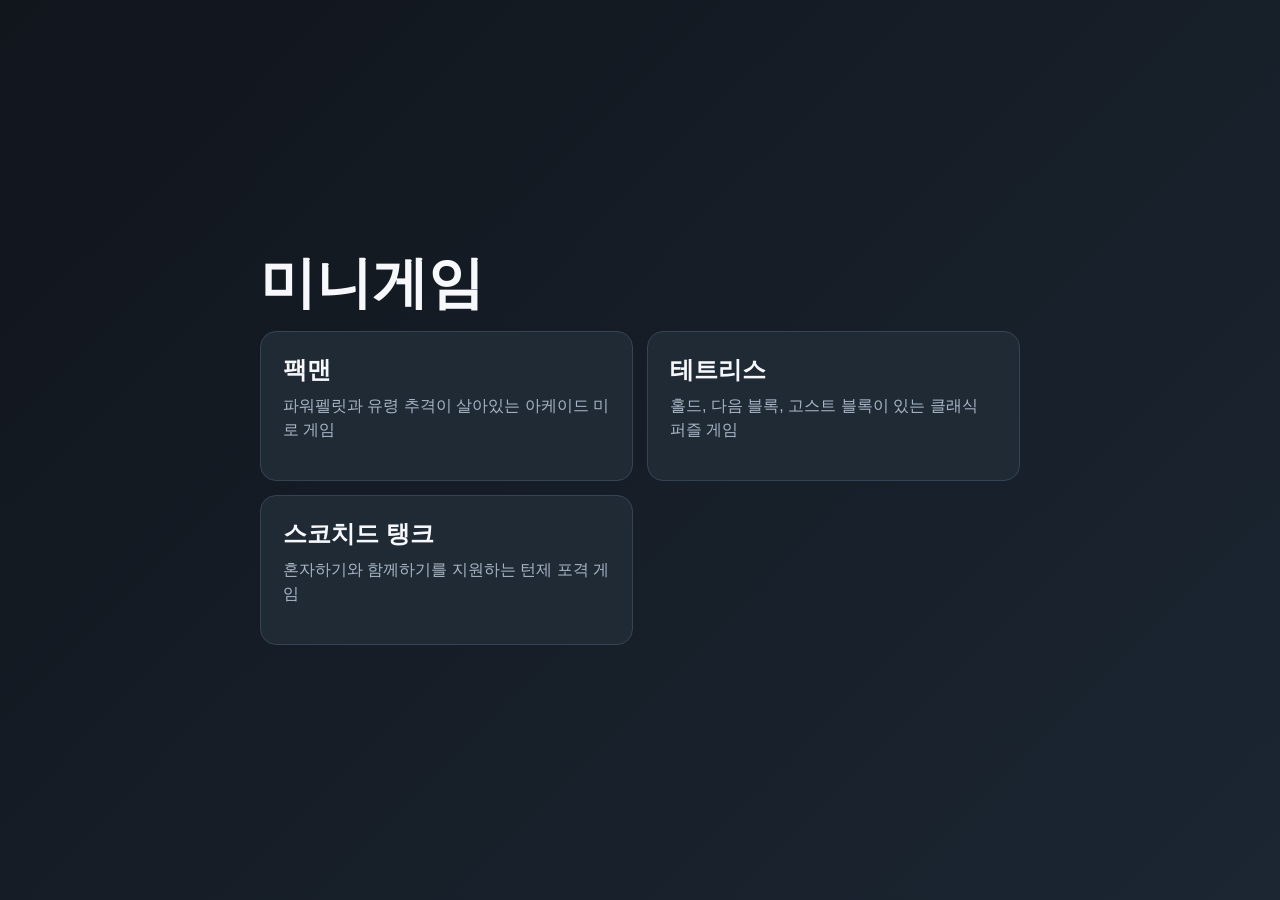
<file: mini_game/index.html>
<!DOCTYPE html>
<html lang="ko">
<head>
    <meta charset="UTF-8">
    <meta name="viewport" content="width=device-width, initial-scale=1.0">
    <!-- Google tag (gtag.js) -->
    <script async src="https://www.googletagmanager.com/gtag/js?id=G-VN0CLM7XR6"></script>
    <script>
      window.dataLayer = window.dataLayer || [];
      function gtag(){dataLayer.push(arguments);}
      gtag('js', new Date());

      gtag('config', 'G-VN0CLM7XR6');
    </script>
    <title>온라인 교무실 미니게임</title>
    <style>
        * {
            box-sizing: border-box;
        }

        body {
            min-height: 100vh;
            margin: 0;
            display: grid;
            place-items: center;
            background: linear-gradient(135deg, #11151c, #1b2632);
            color: #f6f8fb;
            font-family: "Segoe UI", "Noto Sans KR", Arial, sans-serif;
        }

        main {
            width: min(760px, calc(100vw - 32px));
        }

        h1 {
            margin: 0 0 20px;
            font-size: clamp(32px, 6vw, 56px);
            line-height: 1;
        }

        .game-grid {
            display: grid;
            grid-template-columns: repeat(2, minmax(0, 1fr));
            gap: 14px;
        }

        a {
            display: block;
            min-height: 150px;
            padding: 22px;
            border-radius: 16px;
            color: inherit;
            text-decoration: none;
            background: #202a35;
            border: 1px solid #354454;
            transition: transform 140ms ease, border-color 140ms ease;
        }

        a:hover {
            transform: translateY(-2px);
            border-color: #ffd166;
        }

        strong {
            display: block;
            margin-bottom: 8px;
            font-size: 24px;
        }

        span {
            color: #a8b6c5;
            line-height: 1.5;
        }

        @media (max-width: 620px) {
            .game-grid {
                grid-template-columns: 1fr;
            }
        }
    </style>
</head>
<body>
    <main>
        <h1>미니게임</h1>
        <div class="game-grid">
            <a href="pacman/">
                <strong>팩맨</strong>
                <span>파워펠릿과 유령 추격이 살아있는 아케이드 미로 게임</span>
            </a>
            <a href="tetris/">
                <strong>테트리스</strong>
                <span>홀드, 다음 블록, 고스트 블록이 있는 클래식 퍼즐 게임</span>
            </a>
            <a href="scorched/">
                <strong>스코치드 탱크</strong>
                <span>혼자하기와 함께하기를 지원하는 턴제 포격 게임</span>
            </a>
        </div>
    </main>
</body>
</html>
</file>
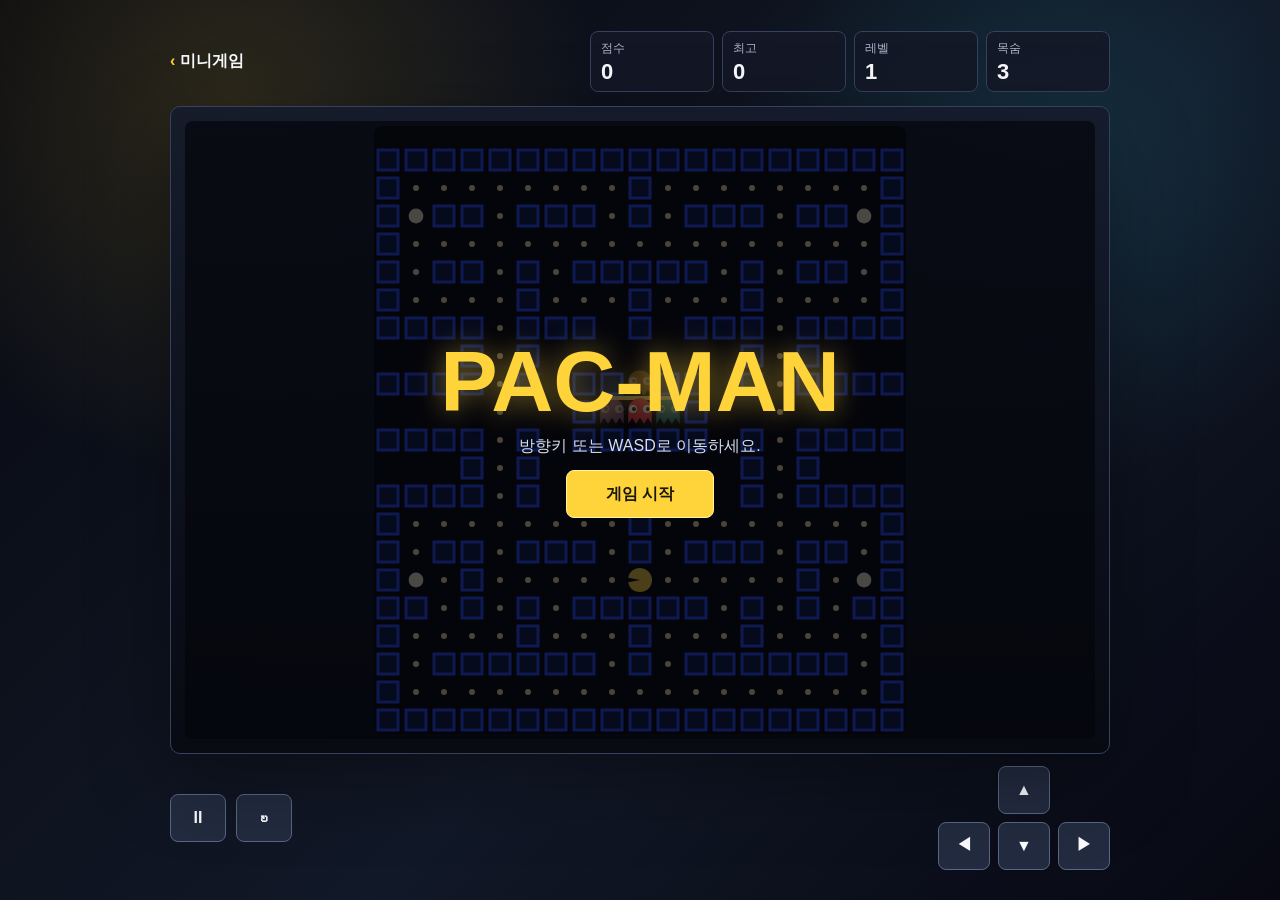
<file: mini_game/pacman/index.html>
<!DOCTYPE html>
<html lang="ko">
<head>
    <meta charset="UTF-8">
    <meta name="viewport" content="width=device-width, initial-scale=1.0">
    <!-- Google tag (gtag.js) -->
    <script async src="https://www.googletagmanager.com/gtag/js?id=G-VN0CLM7XR6"></script>
    <script>
      window.dataLayer = window.dataLayer || [];
      function gtag(){dataLayer.push(arguments);}
      gtag('js', new Date());

      gtag('config', 'G-VN0CLM7XR6');
    </script>
    <title>팩맨 - 온라인 교무실 미니게임</title>
    <link rel="stylesheet" href="style.css">
</head>
<body>
    <main class="shell">
        <header class="topbar">
            <a class="back-link" href="../">미니게임</a>
            <div class="stats" aria-label="게임 상태">
                <div>
                    <span>점수</span>
                    <strong id="score">0</strong>
                </div>
                <div>
                    <span>최고</span>
                    <strong id="best">0</strong>
                </div>
                <div>
                    <span>레벨</span>
                    <strong id="level">1</strong>
                </div>
                <div>
                    <span>목숨</span>
                    <strong id="lives">3</strong>
                </div>
            </div>
        </header>

        <section class="game-stage" aria-label="팩맨 게임">
            <canvas id="game" width="532" height="608"></canvas>
            <div class="overlay is-visible" id="overlay">
                <h1 id="overlayTitle">PAC-MAN</h1>
                <p id="overlayText">방향키 또는 WASD로 이동하세요.</p>
                <button id="startButton" type="button">게임 시작</button>
            </div>
        </section>

        <footer class="controls">
            <button id="pauseButton" type="button" aria-label="일시정지">II</button>
            <button id="restartButton" type="button" aria-label="다시 시작">↻</button>
            <div class="dpad" aria-label="모바일 방향키">
                <button data-dir="up" type="button">▲</button>
                <button data-dir="left" type="button">◀</button>
                <button data-dir="down" type="button">▼</button>
                <button data-dir="right" type="button">▶</button>
            </div>
        </footer>
    </main>

    <script src="game.js"></script>
</body>
</html>
</file>
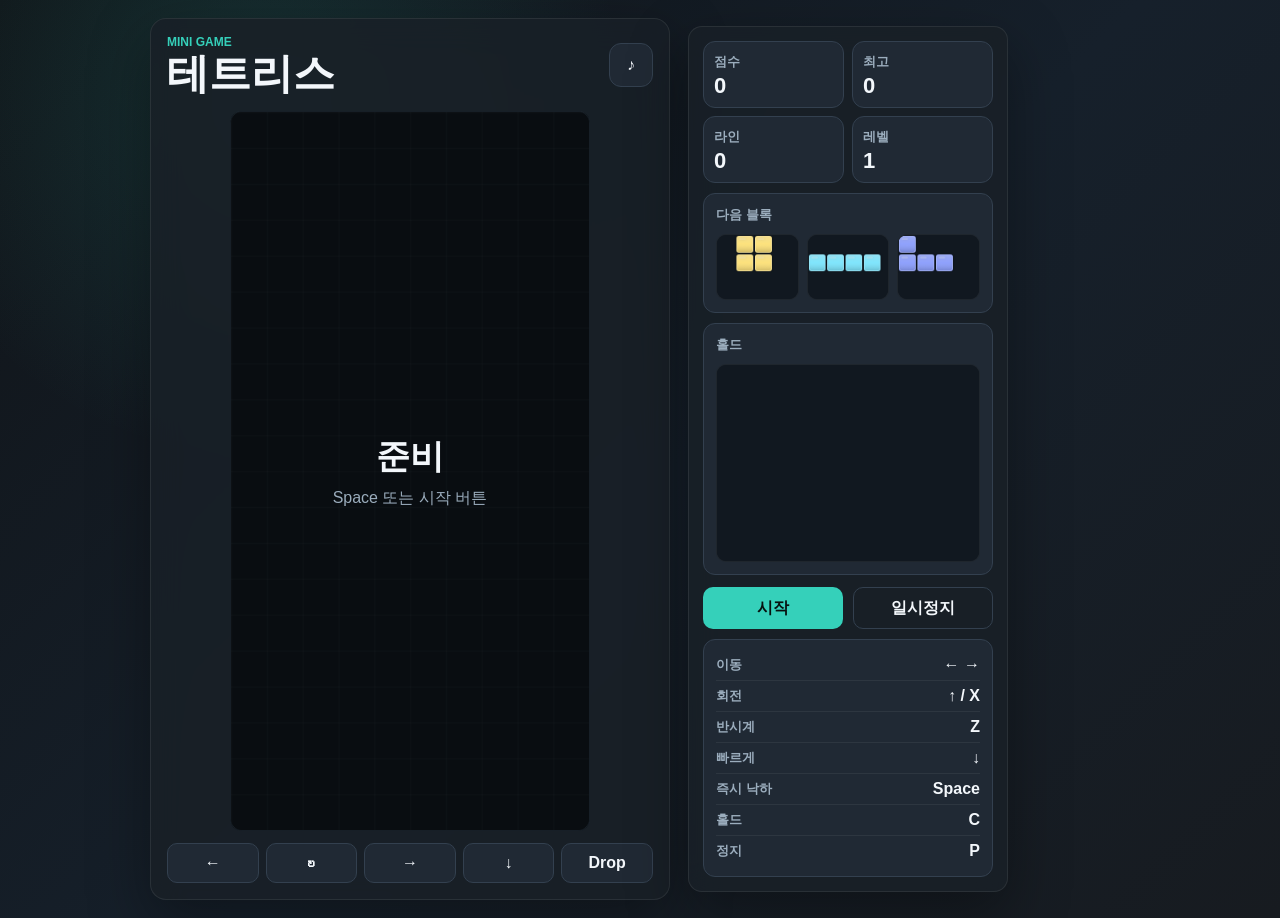
<file: mini_game/tetris/index.html>
<!DOCTYPE html>
<html lang="ko">
<head>
    <meta charset="UTF-8">
    <meta name="viewport" content="width=device-width, initial-scale=1.0">
    <!-- Google tag (gtag.js) -->
    <script async src="https://www.googletagmanager.com/gtag/js?id=G-VN0CLM7XR6"></script>
    <script>
      window.dataLayer = window.dataLayer || [];
      function gtag(){dataLayer.push(arguments);}
      gtag('js', new Date());

      gtag('config', 'G-VN0CLM7XR6');
    </script>
    <title>테트리스 | 온라인 교무실 미니게임</title>
    <meta name="description" content="온라인 교무실 미니게임 폴더의 테트리스 게임입니다.">
    <link rel="stylesheet" href="style.css">
</head>
<body>
    <main class="game-shell">
        <section class="play-section" aria-label="테트리스 게임판">
            <div class="brand-row">
                <div>
                    <p class="eyebrow">Mini Game</p>
                    <h1>테트리스</h1>
                </div>
                <button class="icon-button" id="sound-toggle" type="button" aria-label="효과음 켜기">
                    <span id="sound-icon">♪</span>
                </button>
            </div>

            <div class="board-wrap">
                <canvas id="board" width="300" height="600" aria-label="테트리스 보드"></canvas>
                <div class="overlay" id="overlay">
                    <strong id="overlay-title">준비</strong>
                    <span id="overlay-text">Space 또는 시작 버튼</span>
                </div>
            </div>

            <div class="touch-controls" aria-label="터치 조작">
                <button type="button" data-action="left">←</button>
                <button type="button" data-action="rotate">↻</button>
                <button type="button" data-action="right">→</button>
                <button type="button" data-action="soft">↓</button>
                <button type="button" data-action="drop">Drop</button>
            </div>
        </section>

        <aside class="side-panel" aria-label="게임 정보">
            <div class="stat-grid">
                <div class="stat-card">
                    <span>점수</span>
                    <strong id="score">0</strong>
                </div>
                <div class="stat-card">
                    <span>최고</span>
                    <strong id="best-score">0</strong>
                </div>
                <div class="stat-card">
                    <span>라인</span>
                    <strong id="lines">0</strong>
                </div>
                <div class="stat-card">
                    <span>레벨</span>
                    <strong id="level">1</strong>
                </div>
            </div>

            <div class="preview-card">
                <div class="panel-title">
                    <span>다음 블록</span>
                </div>
                <div class="preview-list" id="next-list"></div>
            </div>

            <div class="preview-card">
                <div class="panel-title">
                    <span>홀드</span>
                </div>
                <canvas id="hold" width="120" height="90" aria-label="홀드 블록"></canvas>
            </div>

            <div class="command-row">
                <button class="primary-button" id="start-button" type="button">시작</button>
                <button class="secondary-button" id="pause-button" type="button">일시정지</button>
            </div>

            <div class="control-card">
                <dl>
                    <div><dt>이동</dt><dd>← →</dd></div>
                    <div><dt>회전</dt><dd>↑ / X</dd></div>
                    <div><dt>반시계</dt><dd>Z</dd></div>
                    <div><dt>빠르게</dt><dd>↓</dd></div>
                    <div><dt>즉시 낙하</dt><dd>Space</dd></div>
                    <div><dt>홀드</dt><dd>C</dd></div>
                    <div><dt>정지</dt><dd>P</dd></div>
                </dl>
            </div>
        </aside>
    </main>

    <script src="game.js"></script>
</body>
</html>
</file>
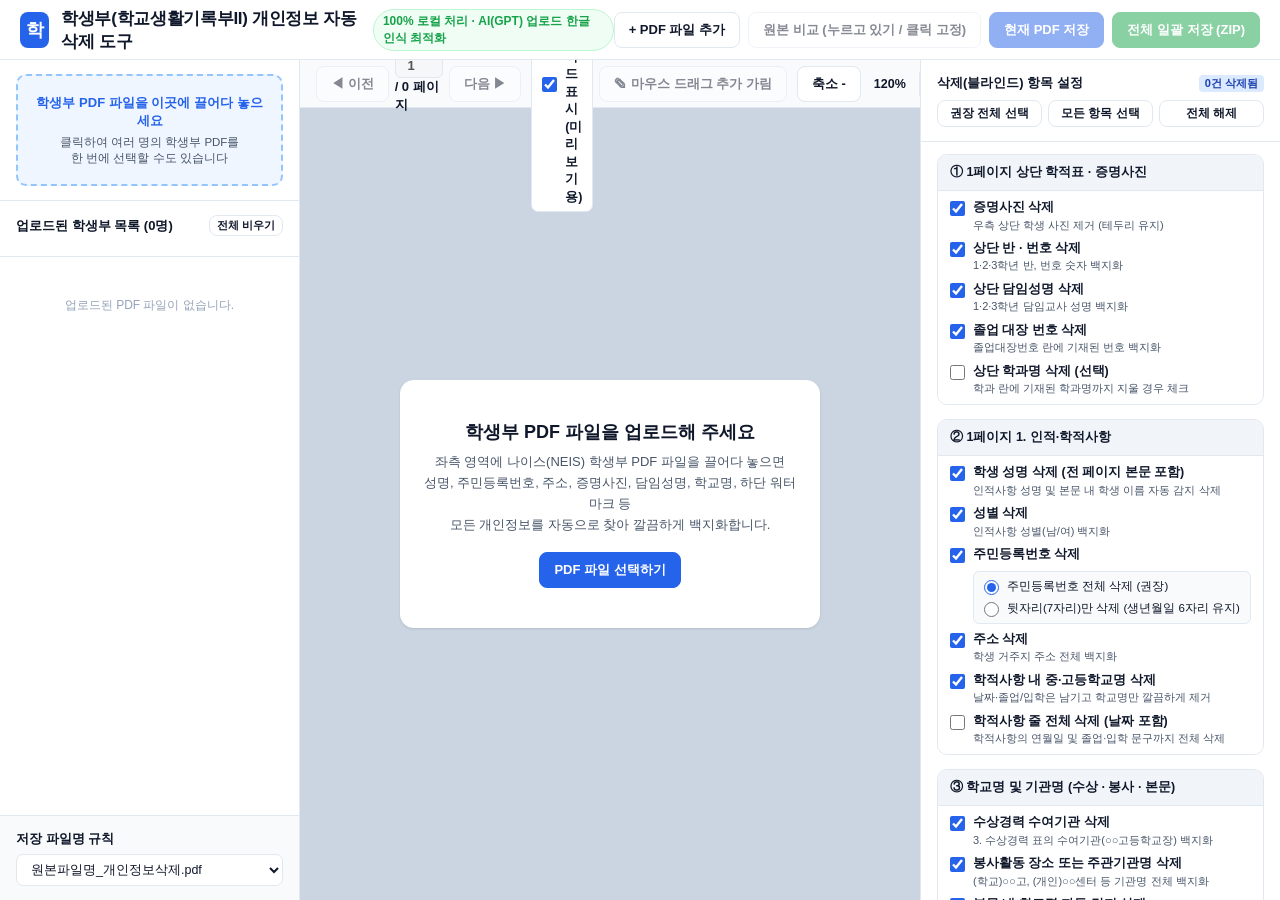
<file: util/01 학생부 개인정보 삭제 도구/index.html>
<!DOCTYPE html>
<html lang="ko">
<head>
  <meta charset="UTF-8" />
  <meta name="viewport" content="width=device-width, initial-scale=1.0" />
  <title>학생부(학교생활기록부II) 개인정보 자동 삭제 도구</title>
  <!-- Local libraries (100% offline & file:// compatible) -->
  <script src="./lib/pako.min.js"></script>
  <script src="./lib/jszip.min.js"></script>
  <script src="./lib/pdf.worker.min.js"></script>
  <script src="./lib/pdf.min.js"></script>
  <script src="./lib/tesseract.min.js"></script>
  <style>
    :root {
      --bg: #f1f5f9;
      --panel: #ffffff;
      --border: #e2e8f0;
      --text: #0f172a;
      --text-sub: #475569;
      --text-muted: #94a3b8;
      --primary: #2563eb;
      --primary-hover: #1d4ed8;
      --primary-light: #eff6ff;
      --danger: #dc2626;
      --danger-light: #fef2f2;
      --success: #16a34a;
      --success-light: #f0fdf4;
      --warning: #d97706;
      --warning-light: #fffbeb;
      --radius: 10px;
      --shadow: 0 1px 3px rgba(15, 23, 42, 0.08), 0 1px 2px rgba(15, 23, 42, 0.04);
    }

    * {
      box-sizing: border-box;
      margin: 0;
      padding: 0;
    }

    body {
      font-family: -apple-system, BlinkMacSystemFont, "Malgun Gothic", "맑은 고딕", "Apple SD Gothic Neo", sans-serif;
      background: var(--bg);
      color: var(--text);
      height: 100vh;
      display: flex;
      flex-direction: column;
      overflow: hidden;
      user-select: none;
    }

    /* Top Header */
    .app-header {
      height: 60px;
      background: var(--panel);
      border-bottom: 1px solid var(--border);
      display: flex;
      align-items: center;
      justify-content: space-between;
      padding: 0 20px;
      flex-shrink: 0;
      z-index: 20;
    }

    .brand {
      display: flex;
      align-items: center;
      gap: 12px;
    }

    .brand-icon {
      width: 36px;
      height: 36px;
      border-radius: 8px;
      background: var(--primary);
      color: #fff;
      display: flex;
      align-items: center;
      justify-content: center;
      font-weight: 800;
      font-size: 18px;
    }

    .brand-title {
      font-size: 17px;
      font-weight: 700;
      letter-spacing: -0.3px;
    }

    .brand-badge {
      font-size: 12px;
      background: var(--success-light);
      color: var(--success);
      border: 1px solid #bbf7d0;
      padding: 3px 9px;
      border-radius: 999px;
      font-weight: 600;
    }

    .header-actions {
      display: flex;
      align-items: center;
      gap: 8px;
    }

    .btn {
      display: inline-flex;
      align-items: center;
      justify-content: center;
      gap: 6px;
      padding: 8px 14px;
      border-radius: 8px;
      font-size: 13px;
      font-weight: 600;
      cursor: pointer;
      border: 1px solid var(--border);
      background: var(--panel);
      color: var(--text);
      transition: all 0.15s ease;
      white-space: nowrap;
    }

    .btn:hover:not(:disabled) {
      background: #f8fafc;
      border-color: #cbd5e1;
    }

    .btn:disabled {
      opacity: 0.5;
      cursor: not-allowed;
    }

    .btn-primary {
      background: var(--primary);
      border-color: var(--primary);
      color: #fff;
    }

    .btn-primary:hover:not(:disabled) {
      background: var(--primary-hover);
      border-color: var(--primary-hover);
    }

    .btn-success {
      background: var(--success);
      border-color: var(--success);
      color: #fff;
    }

    .btn-success:hover:not(:disabled) {
      background: #15803d;
      border-color: #15803d;
    }

    .btn-active {
      background: var(--primary-light);
      border-color: var(--primary);
      color: var(--primary);
    }

    .btn-danger-outline {
      color: var(--danger);
      border-color: #fecaca;
      background: var(--danger-light);
    }

    /* Main 3-Column Layout */
    .app-body {
      flex: 1;
      min-height: 0;
      display: grid;
      grid-template-columns: 300px 1fr 360px;
      overflow: hidden;
    }

    /* Left Panel: Files & Export Settings */
    .panel-left {
      background: var(--panel);
      border-right: 1px solid var(--border);
      display: flex;
      flex-direction: column;
      min-height: 0;
      overflow: hidden;
    }

    .panel-section {
      padding: 14px 16px;
      border-bottom: 1px solid var(--border);
      flex-shrink: 0;
    }

    .section-title {
      font-size: 13px;
      font-weight: 700;
      color: var(--text);
      margin-bottom: 10px;
      display: flex;
      align-items: center;
      justify-content: space-between;
    }

    .dropzone {
      border: 2px dashed #93c5fd;
      background: var(--primary-light);
      border-radius: var(--radius);
      padding: 18px 12px;
      text-align: center;
      cursor: pointer;
      transition: all 0.15s ease;
    }

    .dropzone:hover, .dropzone.dragover {
      border-color: var(--primary);
      background: #dbeafe;
    }

    .dropzone-title {
      font-size: 13px;
      font-weight: 700;
      color: var(--primary);
      margin-bottom: 4px;
    }

    .dropzone-sub {
      font-size: 11.5px;
      color: var(--text-sub);
      line-height: 1.4;
    }

    .file-list {
      flex: 1;
      min-height: 0;
      overflow-y: auto;
      padding: 10px 12px;
      display: flex;
      flex-direction: column;
      gap: 8px;
    }

    .file-card {
      border: 1px solid var(--border);
      border-radius: 8px;
      padding: 10px 12px;
      cursor: pointer;
      background: #fff;
      transition: all 0.12s ease;
      position: relative;
      flex-shrink: 0;
    }

    .file-card:hover {
      border-color: #93c5fd;
      background: #f8fafc;
    }

    .file-card.active {
      border-color: var(--primary);
      background: var(--primary-light);
      box-shadow: 0 0 0 1px var(--primary);
    }

    .file-card-header {
      display: flex;
      align-items: center;
      justify-content: space-between;
      gap: 6px;
      margin-bottom: 4px;
    }

    .file-name {
      font-size: 13px;
      font-weight: 700;
      color: var(--text);
      overflow: hidden;
      text-overflow: ellipsis;
      white-space: nowrap;
    }

    .file-remove {
      background: none;
      border: none;
      color: var(--text-muted);
      cursor: pointer;
      font-size: 15px;
      line-height: 1;
      padding: 2px 4px;
      border-radius: 4px;
    }

    .file-remove:hover {
      color: var(--danger);
      background: var(--danger-light);
    }

    .file-meta {
      font-size: 11.5px;
      color: var(--text-sub);
      display: flex;
      align-items: center;
      gap: 8px;
      flex-wrap: wrap;
    }

    .badge-count {
      background: #dbeafe;
      color: #1e40af;
      font-weight: 700;
      padding: 1px 6px;
      border-radius: 4px;
      font-size: 11px;
    }

    /* Center Panel: PDF Preview */
    .panel-center {
      display: flex;
      flex-direction: column;
      min-height: 0;
      background: #cbd5e1;
      overflow: hidden;
      position: relative;
    }

    .preview-toolbar {
      height: 48px;
      background: #f8fafc;
      border-bottom: 1px solid var(--border);
      display: flex;
      align-items: center;
      justify-content: space-between;
      padding: 0 16px;
      gap: 10px;
      flex-shrink: 0;
    }

    .toolbar-group {
      display: flex;
      align-items: center;
      gap: 6px;
    }

    .page-input {
      width: 48px;
      text-align: center;
      padding: 4px 6px;
      border: 1px solid var(--border);
      border-radius: 6px;
      font-size: 13px;
      font-weight: 600;
    }

    .preview-viewport {
      flex: 1;
      overflow: auto;
      display: flex;
      justify-content: center;
      align-items: flex-start;
      padding: 24px;
      position: relative;
    }

    .canvas-wrapper {
      position: relative;
      background: #fff;
      box-shadow: 0 10px 25px rgba(15, 23, 42, 0.18);
      border-radius: 2px;
      line-height: 0;
    }

    #pdfCanvas {
      display: block;
    }

    #overlayCanvas {
      position: absolute;
      top: 0;
      left: 0;
      pointer-events: none;
    }

    #overlayCanvas.drawing-mode {
      pointer-events: auto;
      cursor: crosshair;
    }

    .empty-state {
      margin: auto;
      text-align: center;
      max-width: 420px;
      padding: 40px 24px;
      background: var(--panel);
      border-radius: 14px;
      box-shadow: var(--shadow);
    }

    .empty-state h2 {
      font-size: 18px;
      margin-bottom: 8px;
      color: var(--text);
    }

    .empty-state p {
      font-size: 13px;
      color: var(--text-sub);
      line-height: 1.6;
      margin-bottom: 16px;
    }

    /* Right Panel: Checkboxes & Options */
    .panel-right {
      background: var(--panel);
      border-left: 1px solid var(--border);
      display: flex;
      flex-direction: column;
      min-height: 0;
      overflow: hidden;
    }

    .options-scroll {
      flex: 1;
      min-height: 0;
      overflow-y: auto;
      padding: 12px 16px 24px;
      display: flex;
      flex-direction: column;
      gap: 14px;
    }

    .option-group {
      border: 1px solid var(--border);
      border-radius: var(--radius);
      background: #f8fafc;
      overflow: hidden;
      flex-shrink: 0;
    }

    .option-group-header {
      padding: 9px 12px;
      background: #f1f5f9;
      border-bottom: 1px solid var(--border);
      font-size: 12.5px;
      font-weight: 700;
      color: var(--text);
      display: flex;
      align-items: center;
      justify-content: space-between;
    }

    .option-list {
      padding: 8px 12px;
      display: flex;
      flex-direction: column;
      gap: 7px;
      background: #fff;
    }

    .option-item {
      display: flex;
      align-items: flex-start;
      gap: 8px;
      font-size: 12.5px;
      color: var(--text);
      cursor: pointer;
      line-height: 1.4;
    }

    .option-item input[type="checkbox"],
    .option-item input[type="radio"] {
      margin-top: 2px;
      width: 15px;
      height: 15px;
      accent-color: var(--primary);
      cursor: pointer;
      flex-shrink: 0;
    }

    .option-label {
      flex: 1;
    }

    .option-desc {
      display: block;
      font-size: 11px;
      color: var(--text-sub);
      margin-top: 1px;
    }

    .sub-options {
      margin-left: 23px;
      padding: 6px 10px;
      background: #f8fafc;
      border-radius: 6px;
      border: 1px solid var(--border);
      display: flex;
      flex-direction: column;
      gap: 5px;
    }

    .select-box {
      width: 100%;
      padding: 7px 10px;
      border: 1px solid var(--border);
      border-radius: 7px;
      font-size: 12.5px;
      background: #fff;
      color: var(--text);
      font-weight: 500;
    }

    /* Status Toast / Banner */
    .Compare-banner {
      position: absolute;
      top: 60px;
      left: 50%;
      transform: translateX(-50%);
      background: rgba(220, 38, 38, 0.92);
      color: #fff;
      padding: 6px 16px;
      border-radius: 999px;
      font-size: 12.5px;
      font-weight: 700;
      z-index: 15;
      pointer-events: none;
      display: none;
      box-shadow: 0 4px 12px rgba(220, 38, 38, 0.25);
    }

    .custom-box-list {
      margin-top: 6px;
      display: flex;
      flex-direction: column;
      gap: 4px;
      max-height: 110px;
      overflow-y: auto;
    }

    .custom-box-item {
      display: flex;
      align-items: center;
      justify-content: space-between;
      font-size: 11.5px;
      background: #fff;
      border: 1px solid var(--border);
      padding: 4px 8px;
      border-radius: 5px;
    }

    .loading-overlay {
      position: fixed;
      inset: 0;
      background: rgba(15, 23, 42, 0.45);
      display: none;
      align-items: center;
      justify-content: center;
      z-index: 100;
    }

    .loading-card {
      background: #fff;
      padding: 24px 32px;
      border-radius: 12px;
      text-align: center;
      box-shadow: 0 10px 30px rgba(0, 0, 0, 0.2);
    }

    .spinner {
      width: 32px;
      height: 32px;
      border: 3px solid #e2e8f0;
      border-top-color: var(--primary);
      border-radius: 50%;
      animation: spin 0.75s linear infinite;
      margin: 0 auto 12px;
    }

    @keyframes spin {
      to { transform: rotate(360deg); }
    }
  </style>
</head>
<body>

  <!-- Top Header -->
  <header class="app-header">
    <div class="brand">
      <div class="brand-icon">학</div>
      <div>
        <div class="brand-title">학생부(학교생활기록부II) 개인정보 자동 삭제 도구</div>
      </div>
      <span class="brand-badge">100% 로컬 처리 · AI(GPT) 업로드 한글 인식 최적화</span>
    </div>

    <div class="header-actions">
      <button class="btn" id="btnAddFiles" onclick="document.getElementById('fileInput').click()">
        + PDF 파일 추가
      </button>
      <button class="btn" id="btnCompare" disabled
        onmousedown="setCompareMode(true)" onmouseup="setCompareMode(false)" onmouseleave="setCompareMode(false)"
        onclick="toggleCompareLock()">
        원본 비교 (누르고 있기 / 클릭 고정)
      </button>
      <button class="btn btn-primary" id="btnDownloadCurrent" disabled onclick="downloadCurrentPDF()">
        현재 PDF 저장
      </button>
      <button class="btn btn-success" id="btnDownloadAll" disabled onclick="downloadAllZIP()">
        전체 일괄 저장 (ZIP)
      </button>
    </div>
  </header>

  <input type="file" id="fileInput" accept=".pdf,application/pdf" multiple style="display:none" onchange="handleFileSelect(event)" />

  <!-- Main Body -->
  <div class="app-body">
    <!-- Left Sidebar -->
    <aside class="panel-left">
      <div class="panel-section">
        <div class="dropzone" id="dropzone" onclick="document.getElementById('fileInput').click()">
          <div class="dropzone-title">학생부 PDF 파일을 이곳에 끌어다 놓으세요</div>
          <div class="dropzone-sub">클릭하여 여러 명의 학생부 PDF를<br/>한 번에 선택할 수도 있습니다</div>
        </div>
      </div>

      <div class="panel-section" style="padding-bottom: 10px;">
        <div class="section-title">
          <span>업로드된 학생부 목록 (<span id="fileCount">0</span>명)</span>
          <button class="btn" style="padding: 2px 7px; font-size: 11px;" onclick="clearAllFiles()">전체 비우기</button>
        </div>
      </div>

      <div class="file-list" id="fileList">
        <div style="text-align:center; color: var(--text-muted); font-size: 12px; padding: 30px 10px;">
          업로드된 PDF 파일이 없습니다.
        </div>
      </div>

      <div class="panel-section" style="border-top: 1px solid var(--border); border-bottom: none; background: #f8fafc;">
        <div class="section-title" style="margin-bottom: 6px;">저장 파일명 규칙</div>
        <select class="select-box" id="filenameRule">
          <option value="suffix">원본파일명_개인정보삭제.pdf</option>
          <option value="id_only">학번만 유지 (예: 30102_개인정보삭제.pdf)</option>
          <option value="prefix">[블라인드] 원본파일명.pdf</option>
          <option value="exact">원본 파일명 그대로 유지</option>
        </select>
      </div>
    </aside>

    <!-- Center Preview -->
    <main class="panel-center">
      <div class="preview-toolbar">
        <div class="toolbar-group">
          <button class="btn" id="btnPrevPage" disabled onclick="changePage(-1)">◀ 이전</button>
          <span style="font-size: 13px; font-weight: 600;">
            <input type="number" id="pageInput" class="page-input" value="1" min="1" disabled onchange="jumpToPage(this.value)" />
            / <span id="totalPages">0</span> 페이지
          </span>
          <button class="btn" id="btnNextPage" disabled onclick="changePage(1)">다음 ▶</button>
        </div>

        <div class="toolbar-group">
          <label class="option-item" style="align-items:center; font-weight:600; background:#fff; padding:5px 10px; border:1px solid var(--border); border-radius:7px;">
            <input type="checkbox" id="chkShowGuides" checked onchange="renderCurrentPage()" />
            <span>삭제 영역 가이드 표시 (미리보기용)</span>
          </label>
          <button class="btn" id="btnDrawMode" disabled onclick="toggleDrawMode()">
            ✎ 마우스 드래그 추가 가림
          </button>
        </div>

        <div class="toolbar-group">
          <button class="btn" onclick="changeZoom(-0.15)">축소 -</button>
          <span id="zoomLabel" style="font-size:12.5px; font-weight:700; min-width:46px; text-align:center;">120%</span>
          <button class="btn" onclick="changeZoom(0.15)">확대 +</button>
        </div>
      </div>

      <div class="Compare-banner" id="compareBanner">원본 비교 보기 중 (개인정보 삭제 전 원본 화면입니다)</div>

      <div class="preview-viewport" id="previewViewport">
        <div class="empty-state" id="emptyState">
          <h2>학생부 PDF 파일을 업로드해 주세요</h2>
          <p>
            좌측 영역에 나이스(NEIS) 학생부 PDF 파일을 끌어다 놓으면<br/>
            성명, 주민등록번호, 주소, 증명사진, 담임성명, 학교명, 하단 워터마크 등<br/>
            모든 개인정보를 자동으로 찾아 깔끔하게 백지화합니다.
          </p>
          <button class="btn btn-primary" onclick="document.getElementById('fileInput').click()">
            PDF 파일 선택하기
          </button>
        </div>

        <div class="canvas-wrapper" id="canvasWrapper" style="display:none;">
          <canvas id="pdfCanvas"></canvas>
          <canvas id="overlayCanvas"></canvas>
        </div>
      </div>
    </main>

    <!-- Right Sidebar: Checkboxes -->
    <aside class="panel-right">
      <div class="panel-section">
        <div class="section-title" style="margin-bottom: 8px;">
          <span>삭제(블라인드) 항목 설정</span>
          <span id="totalRedactedBadge" class="badge-count">0건 삭제됨</span>
        </div>
        <div style="display:flex; gap:6px;">
          <button class="btn" style="flex:1; padding:5px; font-size:11.5px;" onclick="applyPreset('recommended')">권장 전체 선택</button>
          <button class="btn" style="flex:1; padding:5px; font-size:11.5px;" onclick="applyPreset('all')">모든 항목 선택</button>
          <button class="btn" style="flex:1; padding:5px; font-size:11.5px;" onclick="applyPreset('none')">전체 해제</button>
        </div>
      </div>

      <div class="options-scroll">
        <!-- Group 1 -->
        <div class="option-group">
          <div class="option-group-header">
            <span>① 1페이지 상단 학적표 · 증명사진</span>
          </div>
          <div class="option-list">
            <label class="option-item">
              <input type="checkbox" id="opt_photo" checked onchange="onOptionsChanged()" />
              <div class="option-label">
                <strong>증명사진 삭제</strong>
                <span class="option-desc">우측 상단 학생 사진 제거 (테두리 유지)</span>
              </div>
            </label>
            <label class="option-item">
              <input type="checkbox" id="opt_topClassNum" checked onchange="onOptionsChanged()" />
              <div class="option-label">
                <strong>상단 반 · 번호 삭제</strong>
                <span class="option-desc">1·2·3학년 반, 번호 숫자 백지화</span>
              </div>
            </label>
            <label class="option-item">
              <input type="checkbox" id="opt_topTeacher" checked onchange="onOptionsChanged()" />
              <div class="option-label">
                <strong>상단 담임성명 삭제</strong>
                <span class="option-desc">1·2·3학년 담임교사 성명 백지화</span>
              </div>
            </label>
            <label class="option-item">
              <input type="checkbox" id="opt_gradNum" checked onchange="onOptionsChanged()" />
              <div class="option-label">
                <strong>졸업 대장 번호 삭제</strong>
                <span class="option-desc">졸업대장번호 란에 기재된 번호 백지화</span>
              </div>
            </label>
            <label class="option-item">
              <input type="checkbox" id="opt_topDept" onchange="onOptionsChanged()" />
              <div class="option-label">
                <strong>상단 학과명 삭제 (선택)</strong>
                <span class="option-desc">학과 란에 기재된 학과명까지 지울 경우 체크</span>
              </div>
            </label>
          </div>
        </div>

        <!-- Group 2 -->
        <div class="option-group">
          <div class="option-group-header">
            <span>② 1페이지 1. 인적·학적사항</span>
          </div>
          <div class="option-list">
            <label class="option-item">
              <input type="checkbox" id="opt_studentName" checked onchange="onOptionsChanged()" />
              <div class="option-label">
                <strong>학생 성명 삭제 (전 페이지 본문 포함)</strong>
                <span class="option-desc">인적사항 성명 및 본문 내 학생 이름 자동 감지 삭제</span>
              </div>
            </label>
            <label class="option-item">
              <input type="checkbox" id="opt_gender" checked onchange="onOptionsChanged()" />
              <div class="option-label">
                <strong>성별 삭제</strong>
                <span class="option-desc">인적사항 성별(남/여) 백지화</span>
              </div>
            </label>
            <label class="option-item">
              <input type="checkbox" id="opt_rrn" checked onchange="onOptionsChanged()" />
              <div class="option-label">
                <strong>주민등록번호 삭제</strong>
              </div>
            </label>
            <div class="sub-options" id="rrnSubOptions">
              <label class="option-item" style="font-size:11.5px;">
                <input type="radio" name="rrnMode" id="rrn_all" value="all" checked onchange="onOptionsChanged()" />
                <span>주민등록번호 전체 삭제 (권장)</span>
              </label>
              <label class="option-item" style="font-size:11.5px;">
                <input type="radio" name="rrnMode" id="rrn_back" value="back" onchange="onOptionsChanged()" />
                <span>뒷자리(7자리)만 삭제 (생년월일 6자리 유지)</span>
              </label>
            </div>
            <label class="option-item">
              <input type="checkbox" id="opt_address" checked onchange="onOptionsChanged()" />
              <div class="option-label">
                <strong>주소 삭제</strong>
                <span class="option-desc">학생 거주지 주소 전체 백지화</span>
              </div>
            </label>
            <label class="option-item">
              <input type="checkbox" id="opt_hakjeokSchool" checked onchange="onOptionsChanged()" />
              <div class="option-label">
                <strong>학적사항 내 중·고등학교명 삭제</strong>
                <span class="option-desc">날짜·졸업/입학은 남기고 학교명만 깔끔하게 제거</span>
              </div>
            </label>
            <label class="option-item">
              <input type="checkbox" id="opt_hakjeokAll" onchange="onOptionsChanged()" />
              <div class="option-label">
                <strong>학적사항 줄 전체 삭제 (날짜 포함)</strong>
                <span class="option-desc">학적사항의 연월일 및 졸업·입학 문구까지 전체 삭제</span>
              </div>
            </label>
          </div>
        </div>

        <!-- Group 3 -->
        <div class="option-group">
          <div class="option-group-header">
            <span>③ 학교명 및 기관명 (수상 · 봉사 · 본문)</span>
          </div>
          <div class="option-list">
            <label class="option-item">
              <input type="checkbox" id="opt_awardOrg" checked onchange="onOptionsChanged()" />
              <div class="option-label">
                <strong>수상경력 수여기관 삭제</strong>
                <span class="option-desc">3. 수상경력 표의 수여기관(○○고등학교장) 백지화</span>
              </div>
            </label>
            <label class="option-item">
              <input type="checkbox" id="opt_volunteerOrg" checked onchange="onOptionsChanged()" />
              <div class="option-label">
                <strong>봉사활동 장소 또는 주관기관명 삭제</strong>
                <span class="option-desc">(학교)○○고, (개인)○○센터 등 기관명 전체 백지화</span>
              </div>
            </label>
            <label class="option-item">
              <input type="checkbox" id="opt_bodySchool" checked onchange="onOptionsChanged()" />
              <div class="option-label">
                <strong>본문 내 학교명 자동 감지 삭제</strong>
                <span class="option-desc">글자 모양 벡터 해시로 전 페이지 본문 내 학교명 제거</span>
              </div>
            </label>
          </div>
        </div>

        <!-- Group 4 -->
        <div class="option-group">
          <div class="option-group-header">
            <span>④ 매 페이지 하단(Footer) 및 워터마크</span>
          </div>
          <div class="option-list">
            <label class="option-item">
              <input type="checkbox" id="opt_footerSchool" checked onchange="onOptionsChanged()" />
              <div class="option-label">
                <strong>하단 좌측 학교명 삭제</strong>
                <span class="option-desc">모든 페이지 좌측 하단 학교명 백지화</span>
              </div>
            </label>
            <label class="option-item">
              <input type="checkbox" id="opt_footerClassNum" checked onchange="onOptionsChanged()" />
              <div class="option-label">
                <strong>하단 우측 반 · 번호 값 삭제</strong>
                <span class="option-desc">우측 하단 표의 반·번호 숫자만 제거 (표 테두리 유지)</span>
              </div>
            </label>
            <label class="option-item">
              <input type="checkbox" id="opt_footerName" checked onchange="onOptionsChanged()" />
              <div class="option-label">
                <strong>하단 우측 성명 값 삭제</strong>
                <span class="option-desc">우측 하단 표의 학생 이름만 제거 (표 테두리 유지)</span>
              </div>
            </label>
            <label class="option-item">
              <input type="checkbox" id="opt_footerWatermark" checked onchange="onOptionsChanged()" />
              <div class="option-label">
                <strong>최하단 출력 워터마크 삭제</strong>
                <span class="option-desc">학교명/일시/IP/출력자명 워터마크 텍스트 및 배경 제거</span>
              </div>
            </label>
            <label class="option-item">
              <input type="checkbox" id="opt_footerDate" onchange="onOptionsChanged()" />
              <div class="option-label">
                <strong>하단 중앙 출력일자 삭제 (선택)</strong>
                <span class="option-desc">하단 2026년 11월 16일 등 출력날짜 제거</span>
              </div>
            </label>
          </div>
        </div>

        <!-- Group 5: Custom Boxes & Deep Security -->
        <div class="option-group">
          <div class="option-group-header">
            <span>⑤ 직접 지정 영역 및 원본 바이너리 보안</span>
          </div>
          <div class="option-list">
            <label class="option-item">
              <input type="checkbox" id="opt_wipeBinary" checked onchange="onOptionsChanged()" />
              <div class="option-label">
                <strong>증명사진·워터마크 이미지 원본 바이너리 물리적 소거</strong>
                <span class="option-desc">PDF 파일 내부의 증명사진(JPEG) 및 워터마크 이미지 원본 스트림까지 공백 바이트로 완전히 덮어써 복원을 원천 차단합니다</span>
              </div>
            </label>
            <div style="border-top: 1px solid var(--border); padding-top: 6px; margin-top: 2px;">
              <div style="display:flex; justify-content:space-between; align-items:center;">
                <span style="font-size:12px; font-weight:700;">마우스 직접 가림 영역 (<span id="customBoxCount">0</span>개)</span>
                <button class="btn" style="padding:2px 6px; font-size:11px;" onclick="clearCustomBoxesForCurrentFile()">초기화</button>
              </div>
              <div class="custom-box-list" id="customBoxList">
                <div style="font-size:11px; color:var(--text-muted); padding:2px 0;">
                  상단 [✎ 마우스 드래그 추가 가림] 버튼을 눌러 원하는 곳을 드래그하세요.
                </div>
              </div>
            </div>
          </div>
        </div>
      </div>
    </aside>
  </div>

  <!-- Loading Overlay -->
  <div class="loading-overlay" id="loadingOverlay">
    <div class="loading-card">
      <div class="spinner"></div>
      <div id="loadingText" style="font-size:14px; font-weight:700; color:var(--text);">학생부 PDF 분석 및 개인정보 삭제 중...</div>
    </div>
  </div>

  <script>
    // =========================================================================
    // Application State
    // =========================================================================
    const state = {
      files: [],          // Array of file entry objects
      currentIndex: -1,   // Currently selected file index
      currentPage: 1,     // 1-based page number
      zoom: 1.2,          // Canvas scale
      compareMode: false, // True when viewing original unredacted PDF
      compareLocked: false,
      drawMode: false,    // True when dragging custom redaction box
      isDragging: false,
      dragStart: null,
      dragCurrent: null,
      renderTask: null
    };

    // PDF standard dimensions (NEIS A4 portrait)
    const PDF_WIDTH = 595.22;
    const PDF_HEIGHT = 842.0;

    // =========================================================================
    // Low-Level PDF Binary Parser & In-Place Stream Redactor
    // =========================================================================
    function bytesToLatin1(uint8) {
      const CHUNK = 0x8000;
      const parts = [];
      for (let i = 0; i < uint8.length; i += CHUNK) {
        parts.push(String.fromCharCode.apply(null, uint8.subarray(i, i + CHUNK)));
      }
      return parts.join("");
    }

    function latin1ToBytes(str) {
      const out = new Uint8Array(str.length);
      for (let i = 0; i < str.length; i++) {
        out[i] = str.charCodeAt(i) & 0xff;
      }
      return out;
    }

    function writeAsciiToBuffer(buf, str, offset) {
      for (let i = 0; i < str.length; i++) {
        buf[offset + i] = str.charCodeAt(i) & 0xff;
      }
      return str.length;
    }

    function inflateObjectStream(buf, obj) {
      if (!obj || obj.inObjStm) return null;
      const sm = obj.raw.match(/\/Length\s+(\d+)/);
      const streamIdx = obj.raw.indexOf("stream");
      if (!sm || streamIdx < 0) return null;
      const len = parseInt(sm[1], 10);
      let dataStart = obj.bodyStart + streamIdx + 6;
      if (buf[dataStart] === 13 && buf[dataStart + 1] === 10) dataStart += 2;
      else if (buf[dataStart] === 10 || buf[dataStart] === 13) dataStart += 1;
      const slice = buf.subarray(dataStart, dataStart + len);
      return pako.inflate(slice);
    }

    function parsePdfLiteral(lit) {
      const bytes = [];
      for (let i = 0; i < lit.length; i++) {
        const c = lit.charCodeAt(i);
        if (c === 92) {
          i++;
          if (i >= lit.length) break;
          const nc = lit[i];
          if (nc >= "0" && nc <= "7") {
            let oct = nc;
            if (i + 1 < lit.length && lit[i + 1] >= "0" && lit[i + 1] <= "7") oct += lit[++i];
            if (i + 1 < lit.length && lit[i + 1] >= "0" && lit[i + 1] <= "7") oct += lit[++i];
            bytes.push(parseInt(oct, 8));
          } else if (nc === "n") bytes.push(10);
          else if (nc === "r") bytes.push(13);
          else if (nc === "t") bytes.push(9);
          else if (nc === "b") bytes.push(8);
          else if (nc === "f") bytes.push(12);
          else bytes.push(lit.charCodeAt(i));
        } else {
          bytes.push(c);
        }
      }
      return bytes;
    }

    function hashBytesFNV1a(uint8) {
      let h1 = 0x811c9dc5;
      let h2 = 0x811c9dc5;
      for (let i = 0; i < uint8.length; i++) {
        h1 ^= uint8[i];
        h1 = Math.imul(h1, 0x01000193) >>> 0;
        if (i & 1) {
          h2 ^= uint8[i];
          h2 = Math.imul(h2, 0x01000193) >>> 0;
        }
      }
      return uint8.length.toString(36) + "_" + h1.toString(36) + "_" + h2.toString(36);
    }

    function buildFontCharMap(buf, objs, fontObjId) {
      const fontObj = objs[fontObjId];
      if (!fontObj) return { codeToHash: {}, codeToObjId: {} };
      const encMatch = fontObj.raw.match(/\/Encoding\s+(\d+)\s+0\s+R/);
      const cpMatch = fontObj.raw.match(/\/CharProcs\s+(\d+)\s+0\s+R/);
      if (!encMatch || !cpMatch) return { codeToHash: {}, codeToObjId: {} };
      const encObj = objs[parseInt(encMatch[1], 10)];
      const cpObj = objs[parseInt(cpMatch[1], 10)];
      if (!encObj || !cpObj) return { codeToHash: {}, codeToObjId: {} };

      const diffMatch = encObj.raw.match(/\/Differences\s*\[([\s\S]*?)\]/);
      const codeToGlyphName = {};
      if (diffMatch) {
        const tokens = diffMatch[1].match(/\/\w+|\d+/g) || [];
        let code = 0;
        for (const t of tokens) {
          if (t.startsWith("/")) {
            codeToGlyphName[code] = t.slice(1);
            code++;
          } else {
            code = parseInt(t, 10);
          }
        }
      }

      const glyphToObjId = {};
      for (const m of cpObj.raw.matchAll(/\/(\w+)\s+(\d+)\s+0\s+R/g)) {
        glyphToObjId[m[1]] = parseInt(m[2], 10);
      }

      const codeToHash = {};
      const codeToObjId = {};
      const spaceHashes = [];
      for (const [codeStr, gname] of Object.entries(codeToGlyphName)) {
        const code = parseInt(codeStr, 10);
        const oid = glyphToObjId[gname];
        if (oid && objs[oid]) {
          codeToObjId[code] = oid;
          try {
            const dec = inflateObjectStream(buf, objs[oid]);
            if (dec) {
              const h = hashBytesFNV1a(dec);
              codeToHash[code] = h;
              const decStr = bytesToLatin1(dec);
              if (!/\b(m|l|c|v|y|re|f|f\*|F|S|s|B|B\*|BI)\b/.test(decStr)) {
                spaceHashes.push(h);
              }
            }
          } catch (e) {}
        }
      }
      return { codeToHash, codeToObjId, spaceHashes };
    }

    function analyzePDF(origBytes) {
      const str = bytesToLatin1(origBytes);
      const objs = {};
      const reg = /(\d+)\s+0\s+obj[\r\n]+/g;
      let m;
      const positions = [];
      while ((m = reg.exec(str)) !== null) {
        positions.push({ id: parseInt(m[1], 10), start: m.index, bodyStart: m.index + m[0].length });
      }
      for (let i = 0; i < positions.length; i++) {
        const p = positions[i];
        const end = i + 1 < positions.length ? positions[i + 1].start : str.indexOf("startxref", p.bodyStart);
        objs[p.id] = { id: p.id, start: p.start, bodyStart: p.bodyStart, end, raw: str.slice(p.bodyStart, end) };
      }

      // Unpack Object Streams (/Type /ObjStm)
      for (const o of Object.values(objs)) {
        if (!o.inObjStm && o.raw.includes("/ObjStm")) {
          const nMatch = o.raw.match(/\/N\s+(\d+)/);
          const firstMatch = o.raw.match(/\/First\s+(\d+)/);
          if (nMatch && firstMatch) {
            try {
              const N = parseInt(nMatch[1], 10);
              const First = parseInt(firstMatch[1], 10);
              const dec = bytesToLatin1(inflateObjectStream(origBytes, o));
              const header = dec.slice(0, First).trim().split(/\s+/).map(Number);
              for (let k = 0; k < N; k++) {
                const objId = header[k * 2];
                const off = First + header[k * 2 + 1];
                const nextOff = k + 1 < N ? First + header[(k + 1) * 2 + 1] : dec.length;
                objs[objId] = { id: objId, inObjStm: o.id, raw: dec.slice(off, nextOff) };
              }
            } catch (e) {}
          }
        }
      }

      // Collect pages in document order
      const pages = [];
      const allCharProcObjIds = new Set();
      const spaceHashes = new Set();

      for (const p of positions) {
        const o = objs[p.id];
        if (/\/Type\s*\/Page\b/.test(o.raw) && !/\/Type\s*\/Pages\b/.test(o.raw)) {
          let contentsIds = [];
          const cmArr = o.raw.match(/\/Contents\s*\[([^\]]+)\]/);
          if (cmArr) {
            contentsIds = [...cmArr[1].matchAll(/(\d+)\s+0\s+R/g)].map(x => parseInt(x[1], 10));
          } else {
            const cm = o.raw.match(/\/Contents\s+(\d+)\s+0\s+R/);
            if (cm) contentsIds = [parseInt(cm[1], 10)];
          }
          const rm = o.raw.match(/\/Resources\s+(\d+)\s+0\s+R/);
          const resId = rm ? parseInt(rm[1], 10) : null;
          const resRaw = resId && objs[resId] ? objs[resId].raw : "";

          // Build font maps for this page
          const fontMatches = [...resRaw.matchAll(/\/(T\d+)\s+(\d+)\s+0\s+R/g)];
          const pageFontMaps = {};
          const pageFontObjIds = {};
          for (const fm of fontMatches) {
            const { codeToHash, codeToObjId, spaceHashes: sp } = buildFontCharMap(origBytes, objs, parseInt(fm[2], 10));
            pageFontMaps[fm[1]] = codeToHash;
            pageFontObjIds[fm[1]] = codeToObjId;
            for (const oid of Object.values(codeToObjId)) allCharProcObjIds.add(oid);
            if (sp) for (const sh of sp) spaceHashes.add(sh);
          }

          // Find XObject image IDs (/Im1 watermark, /Im3 photo on Page 1)
          const xobjMap = {};
          for (const xm of resRaw.matchAll(/\/(Im\d+)\s+(\d+)\s+0\s+R/g)) {
            xobjMap[xm[1]] = parseInt(xm[2], 10);
          }

          // Inflate and cache original content chunks
          const rawChunks = contentsIds.map(cid => bytesToLatin1(inflateObjectStream(origBytes, objs[cid])));
          const origChunks = rawChunks.slice();
          // Heal any BT...ET split across chunk boundaries by pulling up to ET\n from k+1 into k
          for (let k = 0; k < origChunks.length - 1; k++) {
            const lastBT = origChunks[k].lastIndexOf("\nBT\n");
            const lastET = origChunks[k].lastIndexOf("\nET\n");
            if (lastBT > lastET) {
              const nextET = origChunks[k + 1].indexOf("\nET\n");
              if (nextET >= 0) {
                const head = origChunks[k + 1].slice(0, nextET + 4);
                origChunks[k] += head;
                origChunks[k + 1] = origChunks[k + 1].slice(nextET + 4);
              }
            }
          }

          pages.push({
            pageNum: pages.length + 1,
            pageObjId: p.id,
            contentsIds,
            resId,
            rawChunks,
            origChunks,
            defaultFont: fontMatches.length > 0 ? fontMatches[0][1] : "T1",
            pageFontMaps,
            pageFontObjIds,
            xobjMap
          });
        }
      }

      // Learn glyph hashes from Page 1 (Student Name, Middle School, High School)
      let studentNameHashes = [];
      let highSchoolHashes = [];
      let midSchoolHashes = [];

      if (pages.length > 0) {
        const p1 = pages[0];
        const p1Map = p1.pageFontMaps[p1.defaultFont] || {};
        const p1Full = p1.origChunks.join("");
        const bReg = /BT[\r\n]+([\s\S]*?)ET/g;
        let m;
        while ((m = bReg.exec(p1Full)) !== null) {
          const body = m[1];
          const tm = body.match(/([\d.-]+)\s+([\d.-]+)\s+([\d.-]+)\s+([\d.-]+)\s+([\d.-]+)\s+([\d.-]+)\s+Tm/);
          if (!tm) continue;
          const x = parseFloat(tm[5]), y = parseFloat(tm[6]);
          const tjs = [...body.matchAll(/\(((?:\\.|[^\\)])*)\)\s*Tj/g)].map(t => parsePdfLiteral(t[1]));

          if (Math.abs(x - 130.13) < 5 && Math.abs(y - 547.18) < 5 && tjs.length > 0) {
            studentNameHashes = tjs[0].map(b => p1Map[b]).filter(Boolean);
          }
          if (Math.abs(x - 105.09) < 5 && Math.abs(y - 494.84) < 5) {
            for (const tok of tjs) {
              if (tok.length >= 4) {
                const trimmed = tok[tok.length - 1] === 13 ? tok.slice(0, -1) : tok;
                midSchoolHashes = trimmed.map(b => p1Map[b]).filter(Boolean);
              }
            }
          }
          if (Math.abs(x - 105.09) < 5 && Math.abs(y - 480.75) < 5) {
            for (const tok of tjs) {
              if (tok.length >= 4) {
                const trimmed = tok[tok.length - 1] === 13 ? tok.slice(0, -1) : tok;
                highSchoolHashes = trimmed.map(b => p1Map[b]).filter(Boolean);
              }
            }
          }
        }
      }

      return {
        origBytes,
        objs,
        pages,
        allCharProcObjIds,
        spaceHashes,
        studentNameHashes,
        highSchoolHashes,
        midSchoolHashes
      };
    }

    function replaceStreamInPlace(outBuf, obj, newCompressedBytes) {
      const totalAvail = obj.end - obj.bodyStart;
      const header = `<</Filter/FlateDecode/Length ${newCompressedBytes.length}>>stream\r\n`;
      const footerPrefix = `\r\nendstream\r\n`;
      const footerSuffix = `endobj\r\n`;
      const used = header.length + newCompressedBytes.length + footerPrefix.length + footerSuffix.length;
      if (used > totalAvail) {
        return false; // Signal caller to minify stream
      }
      const padLen = totalAvail - used;
      const pad = " ".repeat(padLen);
      let pos = obj.bodyStart;
      pos += writeAsciiToBuffer(outBuf, header, pos);
      outBuf.set(newCompressedBytes, pos);
      pos += newCompressedBytes.length;
      writeAsciiToBuffer(outBuf, footerPrefix + pad + footerSuffix, pos);
      return true;
    }

    function wipeImageXObjectInPlace(outBuf, obj) {
      if (!obj || obj.inObjStm) return;
      const totalAvail = obj.end - obj.bodyStart;
      // Replace with a 1x1 white RGB image
      const header = `<</BitsPerComponent 8/ColorSpace/DeviceRGB/Height 1/Length 3/Subtype/Image/Type/XObject/Width 1>>stream\r\n`;
      const footerPrefix = `\r\nendstream\r\n`;
      const footerSuffix = `endobj\r\n`;
      const used = header.length + 3 + footerPrefix.length + footerSuffix.length;
      if (used > totalAvail) return;
      const pad = " ".repeat(totalAvail - used);
      let pos = obj.bodyStart;
      pos += writeAsciiToBuffer(outBuf, header, pos);
      outBuf[pos++] = 255;
      outBuf[pos++] = 255;
      outBuf[pos++] = 255;
      writeAsciiToBuffer(outBuf, footerPrefix + pad + footerSuffix, pos);
    }

    function readUIOptions() {
      return {
        photo: document.getElementById("opt_photo").checked,
        topClassNum: document.getElementById("opt_topClassNum").checked,
        topTeacher: document.getElementById("opt_topTeacher").checked,
        gradNum: document.getElementById("opt_gradNum").checked,
        topDept: document.getElementById("opt_topDept").checked,
        studentName: document.getElementById("opt_studentName").checked,
        gender: document.getElementById("opt_gender").checked,
        rrn: document.getElementById("opt_rrn").checked,
        rrnMode: document.getElementById("rrn_all").checked ? "all" : "back",
        address: document.getElementById("opt_address").checked,
        hakjeokSchool: document.getElementById("opt_hakjeokSchool").checked,
        hakjeokAll: document.getElementById("opt_hakjeokAll").checked,
        awardOrg: document.getElementById("opt_awardOrg").checked,
        volunteerOrg: document.getElementById("opt_volunteerOrg").checked,
        bodySchool: document.getElementById("opt_bodySchool").checked,
        footerSchool: document.getElementById("opt_footerSchool").checked,
        footerClassNum: document.getElementById("opt_footerClassNum").checked,
        footerName: document.getElementById("opt_footerName").checked,
        footerWatermark: document.getElementById("opt_footerWatermark").checked,
        footerDate: document.getElementById("opt_footerDate").checked,
        wipeBinary: document.getElementById("opt_wipeBinary").checked
      };
    }

    function buildRedactedPDF(parsed, opts, customBoxes) {
      const outBuf = new Uint8Array(parsed.origBytes);
      const { objs, pages, allCharProcObjIds, studentNameHashes, highSchoolHashes, midSchoolHashes } = parsed;

      const hsPrefix2 = highSchoolHashes.length >= 2 ? highSchoolHashes.slice(0, 2).join(",") : "";
      const msPrefix2 = midSchoolHashes.length >= 2 ? midSchoolHashes.slice(0, 2).join(",") : "";
      const nameFull = studentNameHashes.length >= 2 ? studentNameHashes.join(",") : "";

      const redactedGuidesByPage = {};
      const survivingBlocksByPage = {};
      let totalRedactedCount = 0;
      const usedCharProcObjs = new Set();

      const recordSurvivingBT = (pageNum, fontName, fontSize, tmMatch, bodyStr, fmap) => {
        const glyphSeq = [];
        for (const tm of bodyStr.matchAll(/\(((?:\\.|[^\\)])*)\)\s*Tj/g)) {
          const bytes = parsePdfLiteral(tm[1]);
          if (bytes.length === 0) continue;
          if (glyphSeq.length > 0 && !glyphSeq[glyphSeq.length - 1].isSpace) {
            glyphSeq.push({ hash: null, isSpace: true });
          }
          for (const b of bytes) {
            const h = fmap[b];
            const isSp = !h || (parsed.spaceHashes && parsed.spaceHashes.has(h));
            glyphSeq.push({ hash: isSp ? null : h, isSpace: isSp });
          }
        }
        const nonSpaceCount = glyphSeq.filter(g => !g.isSpace).length;
        if (nonSpaceCount === 0) return;

        const x = parseFloat(tmMatch[5]);
        const y = parseFloat(tmMatch[6]);
        const tmScale = Math.abs(parseFloat(tmMatch[1])) || 1;
        const effSize = Math.max(7, Math.min(24, (fontSize * tmScale) || 9));
        if (!survivingBlocksByPage[pageNum]) survivingBlocksByPage[pageNum] = [];
        survivingBlocksByPage[pageNum].push({
          pageNum,
          x,
          y,
          fontName,
          fontSize,
          effectiveFontSize: effSize,
          survivingBody: bodyStr,
          glyphSeq,
          nonSpaceCount
        });
      };

      for (const p of pages) {
        const isPage1 = p.pageNum === 1;
        const guides = [];
        redactedGuidesByPage[p.pageNum] = guides;
        survivingBlocksByPage[p.pageNum] = [];
        const pageCustomBoxes = (customBoxes || []).filter(b => b.page === p.pageNum);

        let curFont = p.defaultFont;
        let curFontSize = 9;
        const numChunks = p.contentsIds.length;

        for (let k = 0; k < numChunks; k++) {
          const origChunk = p.origChunks[k];
          let content = origChunk;

          // 1. Image Do commands
          content = content.replace(
            /q[\r\n\s]+([\d.-]+)\s+([\d.-]+)\s+([\d.-]+)\s+([\d.-]+)\s+([\d.-]+)\s+([\d.-]+)\s+cm[\r\n\s]*(\/Im\d+)\s+Do[\r\n\s]+Q/g,
            (full, a, b, c, d, tx, ty, im) => {
              const x = parseFloat(tx), y = parseFloat(ty);
              const w = parseFloat(a), h = parseFloat(d);
              if (y < 30 && opts.footerWatermark) {
                guides.push({ x, y, w, h, label: "워터마크 배경" });
                return "";
              }
              if (isPage1 && x > 440 && y > 570 && y < 720 && opts.photo) {
                guides.push({ x, y, w, h, label: "증명사진" });
                totalRedactedCount++;
                return "";
              }
              return full;
            }
          );

          // 2. Text BT...ET blocks
          content = content.replace(/BT[\r\n]+([\s\S]*?)ET/g, (full, body) => {
            const tf = body.match(/\/(T\d+)\s+([\d.-]+)\s+Tf/);
            if (tf) {
              curFont = tf[1];
              curFontSize = parseFloat(tf[2]) || 9;
            }
            const tm = body.match(/([\d.-]+)\s+([\d.-]+)\s+([\d.-]+)\s+([\d.-]+)\s+([\d.-]+)\s+([\d.-]+)\s+Tm/);
            if (!tm) return full;
            const x = parseFloat(tm[5]), y = parseFloat(tm[6]);
            const fmapForBT = p.pageFontMaps[curFont] || {};

            const removeBT = (label, w = 45, h = 13) => {
              guides.push({ x: x - 2, y: y - 2, w, h, label });
              totalRedactedCount++;
              return tf ? `BT\n/${curFont} 1 Tf\nET` : "";
            };

            // Check custom user-drawn boxes on this page
            for (const cb of pageCustomBoxes) {
              if (x >= cb.x - 4 && x <= cb.x + cb.w + 4 && y >= cb.y - 4 && y <= cb.y + cb.h + 4) {
                totalRedactedCount++;
                return tf ? `BT\n/${curFont} 1 Tf\nET` : "";
              }
            }

            // Footer watermark (y < 30)
            if (y < 30 && opts.footerWatermark) {
              return removeBT("출력자·IP 워터마크", 150, 10);
            }

            // Footer left school name (y in [42, 58], x < 150)
            if (y >= 42 && y <= 58 && x < 150 && opts.footerSchool) {
              return removeBT("하단 학교명", 68, 13);
            }

            // Footer center print date (y in [42, 58], x in [175, 275])
            if (y >= 42 && y <= 58 && x >= 175 && x <= 275 && opts.footerDate) {
              return removeBT("출력일자", 82, 13);
            }

            // Footer right class/number values (y in [42, 58])
            if (y >= 42 && y <= 58 && ((x >= 360 && x <= 415) || (x >= 448 && x <= 472)) && opts.footerClassNum) {
              return removeBT("하단 반·번호", 22, 13);
            }

            // Footer right student name value (y in [42, 58], x >= 505)
            if (y >= 42 && y <= 58 && x >= 505 && opts.footerName) {
              return removeBT("하단 성명", 38, 13);
            }

            // Page 1 specific structured fields
            if (isPage1) {
              // Top table: 졸업 대장 번호 value
              if (y >= 695 && y <= 715 && x >= 125 && x <= 260 && opts.gradNum) {
                return removeBT("졸업대장번호", 80, 14);
              }
              // Top table: 학과 (x in [135, 255], y in [590, 650])
              if (y >= 590 && y <= 650 && x >= 135 && x <= 255 && opts.topDept) {
                return removeBT("학과명", 70, 14);
              }
              // Top table: 반·번호 (x in [265, 340], y in [590, 650])
              if (y >= 590 && y <= 650 && x >= 265 && x <= 340 && opts.topClassNum) {
                return removeBT("반·번호", 22, 14);
              }
              // Top table: 담임성명 (x in [355, 440], y in [590, 650])
              if (y >= 590 && y <= 650 && x >= 355 && x <= 440 && opts.topTeacher) {
                return removeBT("담임성명", 42, 14);
              }

              // 1. 인적·학적사항: 성명 (y in [540, 555], x in [120, 215])
              if (y >= 540 && y <= 555 && x >= 120 && x <= 215 && opts.studentName) {
                return removeBT("성명", 45, 14);
              }
              // 성별 (y in [540, 555], x in [270, 350])
              if (y >= 540 && y <= 555 && x >= 270 && x <= 350 && opts.gender) {
                return removeBT("성별", 22, 14);
              }
              // 주민등록번호 (y in [540, 555], x >= 455)
              if (y >= 540 && y <= 555 && x >= 455 && opts.rrn) {
                if (opts.rrnMode === "all") {
                  return removeBT("주민등록번호", x < 480 ? 30 : 58, 14);
                } else {
                  // rrnMode === "back": keep first 6 digits (x≈465.51 has 5 digits, x≈495.22 has 6th digit as first Tj)
                  if (x >= 485) {
                    let tjIdx = 0;
                    const keptFirst = body.replace(/\(((?:\\.|[^\\)])*)\)\s*Tj/g, (tjFull) => {
                      tjIdx++;
                      return tjIdx <= 2 ? tjFull : "()Tj";
                    });
                    guides.push({ x: x + 12, y: y - 2, w: 45, h: 14, label: "주민번호 뒷자리" });
                    totalRedactedCount++;
                    recordSurvivingBT(p.pageNum, curFont, curFontSize, tm, keptFirst, fmapForBT);
                    return `BT\n${keptFirst}ET`;
                  }
                }
              }

              // 주소 (y in [505, 535], x >= 120)
              if (y >= 505 && y <= 535 && x >= 120 && opts.address) {
                return removeBT("주소", 290, 14);
              }

              // 학적사항 (y in [468, 502], x >= 80)
              if (y >= 468 && y <= 502 && x >= 80) {
                if (opts.hakjeokAll) {
                  return removeBT("학적사항", x < 100 ? 18 : 220, 14);
                } else if (opts.hakjeokSchool && x >= 100) {
                  let removedSchool = false;
                  const newBody = body.replace(/\(((?:\\.|[^\\)])*)\)\s*Tj/g, (tjFull, lit) => {
                    const bytes = parsePdfLiteral(lit);
                    if (bytes.length >= 4) {
                      removedSchool = true;
                      return "()Tj";
                    }
                    return tjFull;
                  });
                  if (removedSchool) {
                    guides.push({ x: x + 78, y: y - 2, w: 62, h: 14, label: "중·고교명" });
                    totalRedactedCount++;
                    recordSurvivingBT(p.pageNum, curFont, curFontSize, tm, newBody, fmapForBT);
                    return `BT\n${newBody}ET`;
                  }
                }
              }

              // 3. 수상경력 수여기관 (y in [120, 280], x in [390, 460])
              if (y >= 120 && y <= 280 && x >= 390 && x <= 460 && opts.awardOrg) {
                return removeBT("수여기관", 72, 14);
              }
            }

            // 봉사활동실적 장소 또는 주관기관명 (x ≈ 214.33)
            if (Math.abs(x - 214.33) < 1.5 && y >= 65 && y <= 735 && opts.volunteerOrg) {
              return removeBT("봉사 주관기관", 95, 14);
            }

            // Automatic glyph-hash detection in body text (student name or school names)
            const fmap = p.pageFontMaps[curFont] || {};
            let modified = false;
            const newBody = body.replace(/\(((?:\\.|[^\\)])*)\)\s*Tj/g, (tjFull, lit) => {
              const bytes = parsePdfLiteral(lit);
              const th = bytes.map(b => fmap[b] || "").join(",");
              const hitSchool = opts.bodySchool && ((hsPrefix2 && th.includes(hsPrefix2)) || (msPrefix2 && th.includes(msPrefix2)));
              const hitName = opts.studentName && (nameFull && th.includes(nameFull));
              if (hitSchool || hitName) {
                modified = true;
                return "()Tj";
              }
              return tjFull;
            });

            if (modified) {
              guides.push({ x: x - 2, y: y - 2, w: 65, h: 14, label: "본문 학교/성명" });
              totalRedactedCount++;
              recordSurvivingBT(p.pageNum, curFont, curFontSize, tm, newBody, fmap);
              return `BT\n${newBody}ET`;
            }

            // Record remaining used CharProc object IDs on this BT
            const objMap = p.pageFontObjIds[curFont] || {};
            for (const tmMatch of body.matchAll(/\(((?:\\.|[^\\)])*)\)\s*Tj/g)) {
              for (const b of parsePdfLiteral(tmMatch[1])) {
                if (objMap[b]) usedCharProcObjs.add(objMap[b]);
              }
            }

            recordSurvivingBT(p.pageNum, curFont, curFontSize, tm, body, fmap);
            return full;
          });

          // 3. Append custom white rectangles on the last chunk of the page
          if (k === numChunks - 1 && pageCustomBoxes.length > 0) {
            let rectCmds = "\nq\n1 1 1 rg\n";
            for (const cb of pageCustomBoxes) {
              rectCmds += `${cb.x.toFixed(2)} ${cb.y.toFixed(2)} ${cb.w.toFixed(2)} ${cb.h.toFixed(2)} re f\n`;
              guides.push({ x: cb.x, y: cb.y, w: cb.w, h: cb.h, label: "직접 가림", custom: true });
            }
            rectCmds += "Q\n";
            content += rectCmds;
          }

          // 4. Re-compress and write in-place if modified or healed at chunk boundary
          const rawChunk = p.rawChunks ? p.rawChunks[k] : origChunk;
          if (content !== rawChunk) {
            const targetObj = objs[p.contentsIds[k]];
            let comp = pako.deflate(latin1ToBytes(content), { level: 9 });
            if (!replaceStreamInPlace(outBuf, targetObj, comp)) {
              // Minify harmless decimal precision in vector paths to free up 500~1200 bytes
              const minified = content.replace(/(\.\d\d)\d+/g, "$1");
              comp = pako.deflate(latin1ToBytes(minified), { level: 9 });
              if (!replaceStreamInPlace(outBuf, targetObj, comp)) {
                const aggressiveMinified = minified.replace(/(\.\d)\d+/g, "$1").replace(/[ \t]+/g, " ");
                comp = pako.deflate(latin1ToBytes(aggressiveMinified), { level: 9 });
                replaceStreamInPlace(outBuf, targetObj, comp);
              }
            }
          } else if (opts.wipeBinary) {
            // Even on unmodified chunks, track used CharProcs so we don't wipe active glyphs
            const bReg = /BT[\r\n]+([\s\S]*?)ET/g;
            let bm;
            while ((bm = bReg.exec(content)) !== null) {
              const body = bm[1];
              const tf = body.match(/\/(T\d+)\s+[\d.-]+\s+Tf/);
              if (tf) curFont = tf[1];
              const objMap = p.pageFontObjIds[curFont] || {};
              for (const tmMatch of body.matchAll(/\(((?:\\.|[^\\)])*)\)\s*Tj/g)) {
                for (const b of parsePdfLiteral(tmMatch[1])) {
                  if (objMap[b]) usedCharProcObjs.add(objMap[b]);
                }
              }
            }
          }
        }

        // Physical XObject binary wiping (Student Photo /Im3 and Watermark /Im1)
        if (opts.wipeBinary) {
          if (isPage1 && opts.photo && p.xobjMap["Im3"] && objs[p.xobjMap["Im3"]]) {
            wipeImageXObjectInPlace(outBuf, objs[p.xobjMap["Im3"]]);
          }
          if (opts.footerWatermark && p.xobjMap["Im1"] && objs[p.xobjMap["Im1"]]) {
            wipeImageXObjectInPlace(outBuf, objs[p.xobjMap["Im1"]]);
          }
        }
      }

      return {
        redactedBytes: outBuf,
        redactedGuidesByPage,
        survivingBlocksByPage,
        totalRedactedCount
      };
    }

    // =========================================================================
    // File Upload & Processing Workflow
    // =========================================================================
    const dropzone = document.getElementById("dropzone");
    window.addEventListener("dragover", e => { e.preventDefault(); dropzone.classList.add("dragover"); });
    window.addEventListener("dragleave", e => { if (e.target === dropzone) dropzone.classList.remove("dragover"); });
    window.addEventListener("drop", async e => {
      e.preventDefault();
      dropzone.classList.remove("dragover");
      if (e.dataTransfer && e.dataTransfer.files && e.dataTransfer.files.length > 0) {
        await processUploadedFiles(e.dataTransfer.files);
      }
    });

    async function handleFileSelect(e) {
      if (e.target.files && e.target.files.length > 0) {
        await processUploadedFiles(e.target.files);
        e.target.value = "";
      }
    }

    function showLoading(msg) {
      document.getElementById("loadingText").textContent = msg || "처리 중...";
      document.getElementById("loadingOverlay").style.display = "flex";
    }

    function hideLoading() {
      document.getElementById("loadingOverlay").style.display = "none";
    }

    async function processUploadedFiles(fileList) {
      const pdfFiles = Array.from(fileList).filter(f => f.name.toLowerCase().endsWith(".pdf"));
      if (pdfFiles.length === 0) {
        alert("PDF 파일(.pdf)만 업로드할 수 있습니다.");
        return;
      }

      showLoading(`학생부 PDF ${pdfFiles.length}개 파일 분석 및 개인정보 삭제 중...`);
      await new Promise(r => setTimeout(r, 30));

      try {
        const opts = readUIOptions();
        for (const file of pdfFiles) {
          const ab = await file.arrayBuffer();
          const origBytes = new Uint8Array(ab);
          const parsed = analyzePDF(origBytes);
          const customBoxes = [];
          const { redactedBytes, redactedGuidesByPage, survivingBlocksByPage, totalRedactedCount } = buildRedactedPDF(parsed, opts, customBoxes);

          const pdfDocOrig = await pdfjsLib.getDocument({ data: origBytes.slice() }).promise;
          const pdfDocRedacted = await pdfjsLib.getDocument({ data: redactedBytes.slice() }).promise;

          state.files.push({
            name: file.name,
            size: file.size,
            parsed,
            customBoxes,
            redactedBytes,
            aiPdfBytes: null,
            redactedGuidesByPage,
            survivingBlocksByPage,
            totalRedactedCount,
            pdfDocOrig,
            pdfDocRedacted,
            numPages: parsed.pages.length || pdfDocRedacted.numPages
          });
        }

        if (state.currentIndex === -1 && state.files.length > 0) {
          state.currentIndex = 0;
          state.currentPage = 1;
        } else {
          state.currentIndex = state.files.length - 1;
          state.currentPage = 1;
        }

        updateUI();
        await renderCurrentPage();
      } catch (err) {
        console.error(err);
        alert("PDF 처리 중 오류가 발생했습니다: " + err.message);
      } finally {
        hideLoading();
      }
    }

    async function onOptionsChanged() {
      const rrnChecked = document.getElementById("opt_rrn").checked;
      document.getElementById("rrnSubOptions").style.opacity = rrnChecked ? "1" : "0.4";
      document.getElementById("rrnSubOptions").style.pointerEvents = rrnChecked ? "auto" : "none";

      if (state.files.length === 0) return;
      showLoading("설정 변경 사항을 모든 PDF에 적용 중...");
      await new Promise(r => setTimeout(r, 20));

      try {
        const opts = readUIOptions();
        for (const f of state.files) {
          const { redactedBytes, redactedGuidesByPage, survivingBlocksByPage, totalRedactedCount } = buildRedactedPDF(f.parsed, opts, f.customBoxes);
          f.redactedBytes = redactedBytes;
          f.aiPdfBytes = null;
          f.redactedGuidesByPage = redactedGuidesByPage;
          f.survivingBlocksByPage = survivingBlocksByPage;
          f.totalRedactedCount = totalRedactedCount;
          if (f.pdfDocRedacted) {
            try { await f.pdfDocRedacted.destroy(); } catch (e) {}
          }
          f.pdfDocRedacted = await pdfjsLib.getDocument({ data: redactedBytes.slice() }).promise;
        }
        updateUI();
        await renderCurrentPage();
      } finally {
        hideLoading();
      }
    }

    function applyPreset(preset) {
      const allIds = [
        "opt_photo", "opt_topClassNum", "opt_topTeacher", "opt_gradNum", "opt_topDept",
        "opt_studentName", "opt_gender", "opt_rrn", "opt_address", "opt_hakjeokSchool", "opt_hakjeokAll",
        "opt_awardOrg", "opt_volunteerOrg", "opt_bodySchool",
        "opt_footerSchool", "opt_footerClassNum", "opt_footerName", "opt_footerWatermark", "opt_footerDate",
        "opt_wipeBinary"
      ];
      if (preset === "all") {
        allIds.forEach(id => document.getElementById(id).checked = true);
      } else if (preset === "none") {
        allIds.forEach(id => document.getElementById(id).checked = false);
      } else if (preset === "recommended") {
        allIds.forEach(id => document.getElementById(id).checked = true);
        document.getElementById("opt_topDept").checked = false;
        document.getElementById("opt_hakjeokAll").checked = false;
        document.getElementById("opt_footerDate").checked = false;
        document.getElementById("rrn_all").checked = true;
      }
      onOptionsChanged();
    }

    // =========================================================================
    // Preview Rendering & Interactive Custom Redaction Box Drawing
    // =========================================================================
    async function renderCurrentPage() {
      const emptyState = document.getElementById("emptyState");
      const canvasWrapper = document.getElementById("canvasWrapper");
      if (state.currentIndex < 0 || state.currentIndex >= state.files.length) {
        emptyState.style.display = "block";
        canvasWrapper.style.display = "none";
        return;
      }

      emptyState.style.display = "none";
      canvasWrapper.style.display = "block";

      const fileEntry = state.files[state.currentIndex];
      const doc = state.compareMode ? fileEntry.pdfDocOrig : fileEntry.pdfDocRedacted;
      const pageNum = Math.max(1, Math.min(state.currentPage, fileEntry.numPages));
      state.currentPage = pageNum;

      document.getElementById("pageInput").value = pageNum;
      document.getElementById("totalPages").textContent = fileEntry.numPages;
      document.getElementById("btnPrevPage").disabled = pageNum <= 1;
      document.getElementById("btnNextPage").disabled = pageNum >= fileEntry.numPages;

      if (state.renderTask) {
        try { state.renderTask.cancel(); } catch (e) {}
      }

      const page = await doc.getPage(pageNum);
      const viewport = page.getViewport({ scale: state.zoom });

      const pdfCanvas = document.getElementById("pdfCanvas");
      const overlayCanvas = document.getElementById("overlayCanvas");
      pdfCanvas.width = viewport.width;
      pdfCanvas.height = viewport.height;
      overlayCanvas.width = viewport.width;
      overlayCanvas.height = viewport.height;

      const ctx = pdfCanvas.getContext("2d");
      state.renderTask = page.render({ canvasContext: ctx, viewport });
      try {
        await state.renderTask.promise;
      } catch (e) {
        if (e.name === "RenderingCancelledException") return;
      }

      drawOverlayGuides();
    }

    function drawOverlayGuides() {
      const overlayCanvas = document.getElementById("overlayCanvas");
      const ctx = overlayCanvas.getContext("2d");
      ctx.clearRect(0, 0, overlayCanvas.width, overlayCanvas.height);

      if (state.currentIndex < 0 || state.currentIndex >= state.files.length) return;
      const fileEntry = state.files[state.currentIndex];
      const showGuides = document.getElementById("chkShowGuides").checked;

      const scaleX = overlayCanvas.width / PDF_WIDTH;
      const scaleY = overlayCanvas.height / PDF_HEIGHT;

      if (showGuides && !state.compareMode) {
        const guides = fileEntry.redactedGuidesByPage[state.currentPage] || [];
        ctx.save();
        for (const g of guides) {
          const cx = g.x * scaleX;
          const cy = (PDF_HEIGHT - (g.y + g.h)) * scaleY;
          const cw = g.w * scaleX;
          const ch = g.h * scaleY;

          ctx.fillStyle = g.custom ? "rgba(220, 38, 38, 0.08)" : "rgba(37, 99, 235, 0.07)";
          ctx.strokeStyle = g.custom ? "rgba(220, 38, 38, 0.65)" : "rgba(37, 99, 235, 0.55)";
          ctx.lineWidth = 1;
          ctx.setLineDash([4, 3]);
          ctx.fillRect(cx, cy, cw, ch);
          ctx.strokeRect(cx, cy, cw, ch);

          if (g.label) {
            ctx.font = "bold 10px 'Malgun Gothic', sans-serif";
            ctx.fillStyle = g.custom ? "rgba(220, 38, 38, 0.85)" : "rgba(37, 99, 235, 0.85)";
            ctx.fillText(g.label, cx + 3, cy + Math.min(ch - 3, 11));
          }
        }
        ctx.restore();
      }

      // Draw active drag rectangle if in drawMode
      if (state.isDragging && state.dragStart && state.dragCurrent) {
        const x = Math.min(state.dragStart.x, state.dragCurrent.x);
        const y = Math.min(state.dragStart.y, state.dragCurrent.y);
        const w = Math.abs(state.dragCurrent.x - state.dragStart.x);
        const h = Math.abs(state.dragCurrent.y - state.dragStart.y);
        ctx.save();
        ctx.fillStyle = "rgba(220, 38, 38, 0.15)";
        ctx.strokeStyle = "#dc2626";
        ctx.lineWidth = 1.5;
        ctx.setLineDash([4, 2]);
        ctx.fillRect(x, y, w, h);
        ctx.strokeRect(x, y, w, h);
        ctx.restore();
      }
    }

    function toggleDrawMode() {
      state.drawMode = !state.drawMode;
      const btn = document.getElementById("btnDrawMode");
      const overlay = document.getElementById("overlayCanvas");
      if (state.drawMode) {
        btn.classList.add("btn-active");
        btn.textContent = "✎ 드래그 가림 모드 켜짐 (클릭 시 종료)";
        overlay.classList.add("drawing-mode");
      } else {
        btn.classList.remove("btn-active");
        btn.textContent = "✎ 마우스 드래그 추가 가림";
        overlay.classList.remove("drawing-mode");
      }
    }

    const overlayCanvasEl = document.getElementById("overlayCanvas");
    overlayCanvasEl.addEventListener("mousedown", e => {
      if (!state.drawMode || state.currentIndex < 0) return;
      const rect = overlayCanvasEl.getBoundingClientRect();
      state.isDragging = true;
      state.dragStart = { x: e.clientX - rect.left, y: e.clientY - rect.top };
      state.dragCurrent = { ...state.dragStart };
    });

    overlayCanvasEl.addEventListener("mousemove", e => {
      if (!state.isDragging) return;
      const rect = overlayCanvasEl.getBoundingClientRect();
      state.dragCurrent = { x: e.clientX - rect.left, y: e.clientY - rect.top };
      drawOverlayGuides();
    });

    window.addEventListener("mouseup", async () => {
      if (!state.isDragging) return;
      state.isDragging = false;
      const s = state.dragStart;
      const c = state.dragCurrent;
      state.dragStart = null;
      state.dragCurrent = null;

      if (!s || !c || state.currentIndex < 0) return;
      const pxW = Math.abs(c.x - s.x);
      const pxH = Math.abs(c.y - s.y);
      if (pxW < 6 || pxH < 6) {
        drawOverlayGuides();
        return;
      }

      const cw = overlayCanvasEl.width;
      const ch = overlayCanvasEl.height;
      const pdfX = (Math.min(s.x, c.x) / cw) * PDF_WIDTH;
      const pdfW = (pxW / cw) * PDF_WIDTH;
      const pdfY = (1 - Math.max(s.y, c.y) / ch) * PDF_HEIGHT;
      const pdfH = (pxH / ch) * PDF_HEIGHT;

      const fileEntry = state.files[state.currentIndex];
      fileEntry.customBoxes.push({
        id: Date.now() + "_" + Math.random().toString(36).slice(2, 6),
        page: state.currentPage,
        x: pdfX,
        y: pdfY,
        w: pdfW,
        h: pdfH
      });

      await rebuildSingleFile(fileEntry);
      updateUI();
      await renderCurrentPage();
    });

    async function rebuildSingleFile(fileEntry) {
      const opts = readUIOptions();
      const { redactedBytes, redactedGuidesByPage, survivingBlocksByPage, totalRedactedCount } = buildRedactedPDF(
        fileEntry.parsed,
        opts,
        fileEntry.customBoxes
      );
      fileEntry.redactedBytes = redactedBytes;
      fileEntry.aiPdfBytes = null;
      fileEntry.redactedGuidesByPage = redactedGuidesByPage;
      fileEntry.survivingBlocksByPage = survivingBlocksByPage;
      fileEntry.totalRedactedCount = totalRedactedCount;
      if (fileEntry.pdfDocRedacted) {
        try { await fileEntry.pdfDocRedacted.destroy(); } catch (e) {}
      }
      fileEntry.pdfDocRedacted = await pdfjsLib.getDocument({ data: redactedBytes.slice() }).promise;
    }

    async function removeCustomBox(boxId) {
      if (state.currentIndex < 0) return;
      const fileEntry = state.files[state.currentIndex];
      fileEntry.customBoxes = fileEntry.customBoxes.filter(b => b.id !== boxId);
      await rebuildSingleFile(fileEntry);
      updateUI();
      await renderCurrentPage();
    }

    async function clearCustomBoxesForCurrentFile() {
      if (state.currentIndex < 0) return;
      const fileEntry = state.files[state.currentIndex];
      if (fileEntry.customBoxes.length === 0) return;
      fileEntry.customBoxes = [];
      await rebuildSingleFile(fileEntry);
      updateUI();
      await renderCurrentPage();
    }

    // =========================================================================
    // Navigation, Compare Mode & UI Sync
    // =========================================================================
    function updateUI() {
      const hasFiles = state.files.length > 0;
      document.getElementById("fileCount").textContent = state.files.length;
      document.getElementById("btnCompare").disabled = !hasFiles;
      document.getElementById("btnDownloadCurrent").disabled = !hasFiles;
      document.getElementById("btnDownloadAll").disabled = !hasFiles;
      document.getElementById("btnDrawMode").disabled = !hasFiles;
      document.getElementById("pageInput").disabled = !hasFiles;

      const listEl = document.getElementById("fileList");
      if (!hasFiles) {
        listEl.innerHTML = `<div style="text-align:center; color: var(--text-muted); font-size: 12px; padding: 30px 10px;">업로드된 PDF 파일이 없습니다.</div>`;
        document.getElementById("totalRedactedBadge").textContent = "0건 삭제됨";
        document.getElementById("customBoxCount").textContent = "0";
        return;
      }

      listEl.innerHTML = state.files.map((f, idx) => `
        <div class="file-card ${idx === state.currentIndex ? "active" : ""}" onclick="selectFile(${idx})">
          <div class="file-card-header">
            <div class="file-name" title="${f.name}">${f.name}</div>
            <button class="file-remove" title="목록에서 제거" onclick="removeFile(event, ${idx})">×</button>
          </div>
          <div class="file-meta">
            <span>총 ${f.numPages}페이지</span>
            <span class="badge-count">개인정보 ${f.totalRedactedCount}건 삭제됨</span>
          </div>
        </div>
      `).join("");

      const curFile = state.files[state.currentIndex];
      if (curFile) {
        document.getElementById("totalRedactedBadge").textContent = `현재 파일 ${curFile.totalRedactedCount}건 삭제됨`;
        document.getElementById("customBoxCount").textContent = curFile.customBoxes.length;
        const cbList = document.getElementById("customBoxList");
        if (curFile.customBoxes.length === 0) {
          cbList.innerHTML = `<div style="font-size:11px; color:var(--text-muted); padding:2px 0;">상단 [✎ 마우스 드래그 추가 가림] 버튼을 눌러 원하는 곳을 드래그하세요.</div>`;
        } else {
          cbList.innerHTML = curFile.customBoxes.map((b, i) => `
            <div class="custom-box-item">
              <span style="cursor:pointer; font-weight:600;" onclick="jumpToPage(${b.page})">${b.page}페이지 가림영역 #${i + 1}</span>
              <button class="file-remove" onclick="removeCustomBox('${b.id}')">삭제</button>
            </div>
          `).join("");
        }
      }
    }

    async function selectFile(idx) {
      if (idx < 0 || idx >= state.files.length) return;
      state.currentIndex = idx;
      state.currentPage = 1;
      updateUI();
      await renderCurrentPage();
    }

    async function removeFile(e, idx) {
      e.stopPropagation();
      const removed = state.files.splice(idx, 1)[0];
      if (removed) {
        try { await removed.pdfDocOrig.destroy(); } catch (err) {}
        try { await removed.pdfDocRedacted.destroy(); } catch (err) {}
      }
      if (state.files.length === 0) {
        state.currentIndex = -1;
        state.currentPage = 1;
      } else if (state.currentIndex >= state.files.length) {
        state.currentIndex = state.files.length - 1;
        state.currentPage = 1;
      }
      updateUI();
      await renderCurrentPage();
    }

    async function clearAllFiles() {
      for (const f of state.files) {
        try { await f.pdfDocOrig.destroy(); } catch (err) {}
        try { await f.pdfDocRedacted.destroy(); } catch (err) {}
      }
      state.files = [];
      state.currentIndex = -1;
      state.currentPage = 1;
      updateUI();
      await renderCurrentPage();
    }

    async function changePage(delta) {
      if (state.currentIndex < 0) return;
      const curFile = state.files[state.currentIndex];
      const next = state.currentPage + delta;
      if (next >= 1 && next <= curFile.numPages) {
        state.currentPage = next;
        await renderCurrentPage();
      }
    }

    async function jumpToPage(val) {
      if (state.currentIndex < 0) return;
      const curFile = state.files[state.currentIndex];
      const pageNum = Math.max(1, Math.min(parseInt(val, 10) || 1, curFile.numPages));
      state.currentPage = pageNum;
      await renderCurrentPage();
    }

    async function changeZoom(delta) {
      state.zoom = Math.max(0.6, Math.min(2.5, Math.round((state.zoom + delta) * 100) / 100));
      document.getElementById("zoomLabel").textContent = Math.round(state.zoom * 100) + "%";
      await renderCurrentPage();
    }

    function setCompareMode(active) {
      if (state.compareLocked) return;
      state.compareMode = active;
      syncCompareUI();
      renderCurrentPage();
    }

    function toggleCompareLock() {
      state.compareLocked = !state.compareLocked;
      state.compareMode = state.compareLocked;
      syncCompareUI();
      renderCurrentPage();
    }

    function syncCompareUI() {
      const banner = document.getElementById("compareBanner");
      const btn = document.getElementById("btnCompare");
      if (state.compareMode) {
        banner.style.display = "block";
        btn.classList.add("btn-danger-outline");
      } else {
        banner.style.display = "none";
        btn.classList.remove("btn-danger-outline");
      }
    }

    // =========================================================================
    // Export / Download Functions (Searchable AI PDF with Korean Unicode Layer)
    // =========================================================================
    const AI_PDF_RENDER_SCALE = 2.2;
    const AI_PDF_JPEG_QUALITY = 0.90;
    const OCR_RENDER_SCALE = 2.2;
    const OCR_SLOT_HEIGHT = 52;
    const MAX_SLOTS_PER_SHEET = 35;

    const globalGlyphHashToChar = new Map();
    let sharedTesseractWorker = null;

    async function getTesseractWorker(onStatus) {
      if (sharedTesseractWorker) return sharedTesseractWorker;
      if (typeof Tesseract === "undefined") {
        throw new Error("Tesseract OCR 엔진을 불러오지 못했습니다.");
      }
      if (typeof onStatus === "function") {
        onStatus("AI 한글 텍스트 레이어 생성 엔진(OCR) 초기화 중...");
      }
      sharedTesseractWorker = await Tesseract.createWorker(["kor", "eng"]);
      return sharedTesseractWorker;
    }

    function dataUrlToUint8Array(dataUrl) {
      const base64Index = dataUrl.indexOf(",");
      const base64 = base64Index >= 0 ? dataUrl.slice(base64Index + 1) : dataUrl;
      const binaryStr = atob(base64);
      const len = binaryStr.length;
      const bytes = new Uint8Array(len);
      for (let i = 0; i < len; i++) {
        bytes[i] = binaryStr.charCodeAt(i) & 0xff;
      }
      return bytes;
    }

    function toUtf16BeHex(str) {
      let hex = "";
      for (let i = 0; i < str.length; i++) {
        hex += str.charCodeAt(i).toString(16).toUpperCase().padStart(4, "0");
      }
      return hex;
    }

    function buildIdentityToUnicodeCMap(usedCharsSet) {
      const codes = Array.from(usedCharsSet)
        .map(ch => ch.charCodeAt(0))
        .filter(code => code >= 0x20 && code <= 0xffff)
        .sort((a, b) => a - b);

      let cmap =
        "/CIDInit /ProcSet findresource begin\n" +
        "12 dict begin\n" +
        "begincmap\n" +
        "/CIDSystemInfo << /Registry (Adobe) /Ordering (UCS) /Supplement 0 >> def\n" +
        "/CMapName /Adobe-Identity-UCS def\n" +
        "/CMapType 2 def\n" +
        "1 begincodespacerange\n" +
        "<0000> <FFFF>\n" +
        "endcodespacerange\n";

      for (let i = 0; i < codes.length; i += 100) {
        const chunk = codes.slice(i, i + 100);
        cmap += `${chunk.length} beginbfchar\n`;
        for (const code of chunk) {
          const hex = code.toString(16).toUpperCase().padStart(4, "0");
          cmap += `<${hex}> <${hex}>\n`;
        }
        cmap += "endbfchar\n";
      }

      cmap +=
        "endcmap\n" +
        "CMapName currentdict /CMap defineresource pop\n" +
        "end\n" +
        "end\n";
      return cmap;
    }

    function splitGlyphSeqIntoWords(glyphSeq) {
      const words = [];
      let current = [];
      for (const g of glyphSeq) {
        if (g.isSpace) {
          if (current.length > 0) {
            words.push(current);
            current = [];
          }
        } else if (g.hash) {
          current.push(g.hash);
        }
      }
      if (current.length > 0) words.push(current);
      return words;
    }

    function alignBlockWithAnchorsDP(hashes, chars, knownMap) {
      const n = hashes.length;
      const m = chars.length;
      if (n === 0 || m === 0 || n > 120 || m > 120) return [];

      const dp = Array.from({ length: n + 1 }, () => new Int16Array(m + 1));
      const ptr = Array.from({ length: n + 1 }, () => new Uint8Array(m + 1));
      const GAP = -4;

      for (let i = 1; i <= n; i++) {
        dp[i][0] = i * GAP;
        ptr[i][0] = 2;
      }
      for (let j = 1; j <= m; j++) {
        dp[0][j] = j * GAP;
        ptr[0][j] = 3;
      }

      for (let i = 1; i <= n; i++) {
        const h = hashes[i - 1];
        const knownCh = knownMap.get(h);
        for (let j = 1; j <= m; j++) {
          const ch = chars[j - 1];
          let matchScore;
          if (knownCh !== undefined) {
            matchScore = knownCh === ch ? 22 : -14;
          } else {
            matchScore = 3;
          }
          const sDiag = dp[i - 1][j - 1] + matchScore;
          const sUp = dp[i - 1][j] + GAP;
          const sLeft = dp[i][j - 1] + GAP;

          if (sDiag >= sUp && sDiag >= sLeft) {
            dp[i][j] = sDiag;
            ptr[i][j] = 1;
          } else if (sUp >= sLeft) {
            dp[i][j] = sUp;
            ptr[i][j] = 2;
          } else {
            dp[i][j] = sLeft;
            ptr[i][j] = 3;
          }
        }
      }

      const aligned = [];
      let i = n;
      let j = m;
      while (i > 0 && j > 0) {
        const p = ptr[i][j];
        if (p === 1) {
          aligned.push({ i: i - 1, j: j - 1 });
          i--;
          j--;
        } else if (p === 2) {
          i--;
        } else {
          j--;
        }
      }
      aligned.reverse();
      return aligned;
    }

    async function decodeGlyphHashesWithOCR(fileEntry, onStatus) {
      const blocksByPage = fileEntry.survivingBlocksByPage || {};
      const allBlocks = [];
      const unknownHashes = new Set();

      for (const pageNum of Object.keys(blocksByPage)) {
        for (const blk of blocksByPage[pageNum]) {
          allBlocks.push(blk);
          for (const g of blk.glyphSeq) {
            if (!g.isSpace && g.hash && !globalGlyphHashToChar.has(g.hash)) {
              unknownHashes.add(g.hash);
            }
          }
        }
      }

      if (unknownHashes.size === 0 || allBlocks.length === 0) return;

      // Greedily select minimal subset of blocks to cover every unknown glyph hash up to 4 times
      const TARGET_COVER = 4;
      const coverCount = new Map();
      for (const h of unknownHashes) coverCount.set(h, 0);

      const selectedBlocks = [];
      const usedBlockIdx = new Set();

      while (true) {
        let bestIdx = -1;
        let bestScore = 0;

        for (let idx = 0; idx < allBlocks.length; idx++) {
          if (usedBlockIdx.has(idx)) continue;
          const blk = allBlocks[idx];
          const distinctNeeded = new Set();
          let urgentCount = 0;
          for (const g of blk.glyphSeq) {
            if (!g.isSpace && g.hash && coverCount.has(g.hash)) {
              const c = coverCount.get(g.hash);
              if (c < TARGET_COVER) {
                distinctNeeded.add(g.hash);
                if (c === 0) urgentCount++;
              }
            }
          }
          if (distinctNeeded.size === 0) continue;

          const len = blk.nonSpaceCount;
          const lenFactor = len >= 3 && len <= 38 ? 1.4 : len > 38 ? 1.0 : 0.75;
          const score = (distinctNeeded.size + urgentCount * 1.5) * lenFactor;
          if (score > bestScore) {
            bestScore = score;
            bestIdx = idx;
          }
        }

        if (bestIdx < 0) break;
        usedBlockIdx.add(bestIdx);
        const chosen = allBlocks[bestIdx];
        selectedBlocks.push(chosen);

        const seenInChosen = new Set();
        for (const g of chosen.glyphSeq) {
          if (!g.isSpace && g.hash && coverCount.has(g.hash) && !seenInChosen.has(g.hash)) {
            seenInChosen.add(g.hash);
            coverCount.set(g.hash, coverCount.get(g.hash) + 1);
          }
        }
      }

      if (selectedBlocks.length === 0) return;

      // Group selected blocks by page (in chunks of at most 32 rows per synthetic page render)
      const byPage = new Map();
      for (const blk of selectedBlocks) {
        if (!byPage.has(blk.pageNum)) byPage.set(blk.pageNum, []);
        byPage.get(blk.pageNum).push(blk);
      }

      const emptyComp = pako.deflate(new Uint8Array(0), { level: 9 });
      const stripCanvases = [];
      const pageRenderCanvas = document.createElement("canvas");
      const pageRenderCtx = pageRenderCanvas.getContext("2d", { alpha: false });

      // Process page batches
      const pageNums = Array.from(byPage.keys()).sort((a, b) => a - b);
      let maxBatches = 0;
      for (const pNum of pageNums) {
        const list = byPage.get(pNum);
        maxBatches = Math.max(maxBatches, Math.ceil(list.length / 32));
      }

      for (let batchIdx = 0; batchIdx < maxBatches; batchIdx++) {
        const ocrPdfBuf = new Uint8Array(fileEntry.parsed.origBytes);
        const { objs, pages } = fileEntry.parsed;
        const activePagesInBatch = [];

        for (const pNum of pageNums) {
          const list = byPage.get(pNum);
          const batchSlice = list.slice(batchIdx * 32, (batchIdx + 1) * 32);
          if (batchSlice.length === 0) continue;

          const pInfo = pages[pNum - 1];
          if (!pInfo || !pInfo.contentsIds.length) continue;

          let bestCid = pInfo.contentsIds[0];
          let bestAvail = 0;
          for (const cid of pInfo.contentsIds) {
            const avail = objs[cid] ? objs[cid].end - objs[cid].bodyStart : 0;
            if (avail > bestAvail) {
              bestAvail = avail;
              bestCid = cid;
            }
          }

          const btLines = [];
          for (let r = 0; r < batchSlice.length; r++) {
            const blk = batchSlice[r];
            const targetX = 24;
            const targetY = 790 - r * 22;
            blk._synthTargetY = targetY;

            const shiftedBody = blk.survivingBody.replace(
              /([\d.-]+)\s+([\d.-]+)\s+([\d.-]+)\s+([\d.-]+)\s+([\d.-]+)\s+([\d.-]+)\s+Tm/g,
              (_, a, b, c, d, tx) => {
                const newTx = Math.max(12, Math.min(560, parseFloat(tx) - blk.x + targetX)).toFixed(2);
                const newTy = targetY.toFixed(2);
                return `${a} ${b} ${c} ${d} ${newTx} ${newTy} Tm`;
              }
            );
            btLines.push(`BT\n/${blk.fontName} ${blk.fontSize} Tf\n${shiftedBody}\nET`);
          }

          const synthStream = btLines.join("\n");
          const comp = pako.deflate(latin1ToBytes(synthStream), { level: 9 });

          for (const cid of pInfo.contentsIds) {
            if (!objs[cid]) continue;
            if (cid === bestCid) {
              replaceStreamInPlace(ocrPdfBuf, objs[cid], comp);
            } else {
              replaceStreamInPlace(ocrPdfBuf, objs[cid], emptyComp);
            }
          }
          activePagesInBatch.push({ pNum, batchSlice });
        }

        if (activePagesInBatch.length === 0) continue;

        const synthDoc = await pdfjsLib.getDocument({ data: ocrPdfBuf }).promise;
        try {
          for (const { pNum, batchSlice } of activePagesInBatch) {
            const page = await synthDoc.getPage(pNum);
            const vp = page.getViewport({ scale: OCR_RENDER_SCALE });
            pageRenderCanvas.width = Math.round(vp.width);
            pageRenderCanvas.height = Math.round(vp.height);
            pageRenderCtx.fillStyle = "#ffffff";
            pageRenderCtx.fillRect(0, 0, pageRenderCanvas.width, pageRenderCanvas.height);
            await page.render({ canvasContext: pageRenderCtx, viewport: vp }).promise;

            for (const blk of batchSlice) {
              const srcY = Math.max(0, Math.round((PDF_HEIGHT - (blk._synthTargetY + 14)) * OCR_RENDER_SCALE));
              const srcH = Math.round(20 * OCR_RENDER_SCALE);
              const stripC = document.createElement("canvas");
              stripC.width = pageRenderCanvas.width;
              stripC.height = srcH;
              const sCtx = stripC.getContext("2d", { alpha: false });
              sCtx.fillStyle = "#ffffff";
              sCtx.fillRect(0, 0, stripC.width, stripC.height);
              sCtx.drawImage(pageRenderCanvas, 0, srcY, pageRenderCanvas.width, srcH, 0, 0, stripC.width, srcH);
              stripCanvases.push({ blk, stripC });
            }
          }
        } finally {
          try { await synthDoc.destroy(); } catch (e) {}
        }
      }

      pageRenderCanvas.width = 1;
      pageRenderCanvas.height = 1;

      if (stripCanvases.length === 0) return;

      // Stack strips onto 1..N master sheets (up to MAX_SLOTS_PER_SHEET strips per sheet)
      const worker = await getTesseractWorker(onStatus);
      const totalSheets = Math.ceil(stripCanvases.length / MAX_SLOTS_PER_SHEET);
      const sheetCanvas = document.createElement("canvas");
      const sheetCtx = sheetCanvas.getContext("2d", { alpha: false });

      for (let sIdx = 0; sIdx < totalSheets; sIdx++) {
        if (typeof onStatus === "function") {
          onStatus(`AI 업로드용 한글 텍스트 레이어 생성 중... (${sIdx + 1}/${totalSheets})`);
          await new Promise(r => setTimeout(r, 10));
        }
        const slice = stripCanvases.slice(sIdx * MAX_SLOTS_PER_SHEET, (sIdx + 1) * MAX_SLOTS_PER_SHEET);
        const sheetW = slice[0].stripC.width;
        const sheetH = slice.length * OCR_SLOT_HEIGHT;
        sheetCanvas.width = sheetW;
        sheetCanvas.height = sheetH;
        sheetCtx.fillStyle = "#ffffff";
        sheetCtx.fillRect(0, 0, sheetW, sheetH);

        for (let slot = 0; slot < slice.length; slot++) {
          slice[slot].blk._ocrWords = [];
          sheetCtx.drawImage(slice[slot].stripC, 0, slot * OCR_SLOT_HEIGHT + 4);
        }

        const res = await worker.recognize(sheetCanvas);
        const words = (res && res.data && res.data.words) ? res.data.words : [];
        for (const w of words) {
          if (!w || !w.text || !w.bbox) continue;
          const wy = (w.bbox.y0 + w.bbox.y1) / 2;
          const slot = Math.floor(wy / OCR_SLOT_HEIGHT);
          if (slot >= 0 && slot < slice.length) {
            slice[slot].blk._ocrWords.push(w);
          }
        }
      }

      sheetCanvas.width = 1;
      sheetCanvas.height = 1;

      // Votes table: hash -> Map<char, weight>
      const votes = new Map();
      const addVote = (hash, ch, weight) => {
        if (!hash || !ch || ch.trim().length === 0) return;
        let m = votes.get(hash);
        if (!m) {
          m = new Map();
          votes.set(hash, m);
        }
        m.set(ch, (m.get(ch) || 0) + weight);
      };

      const resolveBestChars = (targetMap) => {
        for (const [hash, charMap] of votes.entries()) {
          let bestCh = "";
          let bestW = 0;
          for (const [ch, w] of charMap.entries()) {
            if (w > bestW) {
              bestW = w;
              bestCh = ch;
            }
          }
          if (bestCh && bestW >= 3) {
            targetMap.set(hash, bestCh);
          }
        }
      };

      // Prepare OCR word strings per selected block
      const preparedBlocks = [];
      for (const { blk } of stripCanvases) {
        const ocrWords = (blk._ocrWords || []).sort((a, b) => a.bbox.x0 - b.bbox.x0);
        const ocrWordStrings = ocrWords
          .map(w => String(w.text || "").replace(/\s+/g, "").trim())
          .filter(Boolean);
        const ocrAllChars = Array.from(ocrWordStrings.join(""));
        const pdfWords = splitGlyphSeqIntoWords(blk.glyphSeq);
        const nonSpaceHashes = blk.glyphSeq.filter(g => !g.isSpace && g.hash).map(g => g.hash);
        if (ocrAllChars.length > 0 && nonSpaceHashes.length > 0) {
          preparedBlocks.push({ blk, ocrWordStrings, ocrAllChars, pdfWords, nonSpaceHashes });
        }
      }

      // Pass 1: High-confidence exact length matches (word-level and block-level)
      for (const item of preparedBlocks) {
        const { ocrWordStrings, ocrAllChars, pdfWords, nonSpaceHashes } = item;

        if (ocrAllChars.length === nonSpaceHashes.length) {
          for (let j = 0; j < nonSpaceHashes.length; j++) {
            addVote(nonSpaceHashes[j], ocrAllChars[j], 10);
          }
        }

        if (ocrWordStrings.length === pdfWords.length) {
          for (let wIdx = 0; wIdx < pdfWords.length; wIdx++) {
            const wChars = Array.from(ocrWordStrings[wIdx]);
            const wHashes = pdfWords[wIdx];
            if (wChars.length === wHashes.length) {
              for (let j = 0; j < wHashes.length; j++) {
                addVote(wHashes[j], wChars[j], 12);
              }
            } else if (Math.abs(wChars.length - wHashes.length) === 1 && Math.min(wChars.length, wHashes.length) >= 3) {
              addVote(wHashes[0], wChars[0], 3);
              addVote(wHashes[wHashes.length - 1], wChars[wChars.length - 1], 3);
            }
          }
        } else {
          if (ocrWordStrings.length > 0 && pdfWords.length > 0) {
            const firstChars = Array.from(ocrWordStrings[0]);
            const firstHashes = pdfWords[0];
            if (firstChars.length === firstHashes.length) {
              for (let j = 0; j < firstHashes.length; j++) {
                addVote(firstHashes[j], firstChars[j], 6);
              }
            }
          }
          if (ocrWordStrings.length > 1 && pdfWords.length > 1) {
            const lastChars = Array.from(ocrWordStrings[ocrWordStrings.length - 1]);
            const lastHashes = pdfWords[pdfWords.length - 1];
            if (lastChars.length === lastHashes.length) {
              for (let j = 0; j < lastHashes.length; j++) {
                addVote(lastHashes[j], lastChars[j], 6);
              }
            }
          }
        }
      }

      const knownMap = new Map(globalGlyphHashToChar);
      resolveBestChars(knownMap);

      // Pass 2: Iterative Anchor-Guided DP Alignment (3 rounds)
      for (let round = 0; round < 3; round++) {
        for (const item of preparedBlocks) {
          const { ocrAllChars, nonSpaceHashes } = item;
          if (!nonSpaceHashes.some(h => !knownMap.has(h))) continue;

          const aligned = alignBlockWithAnchorsDP(nonSpaceHashes, ocrAllChars, knownMap);
          for (let k = 0; k < aligned.length; k++) {
            const { i, j } = aligned[k];
            const h = nonSpaceHashes[i];
            if (knownMap.has(h)) continue;

            const prevContig = k > 0 && aligned[k - 1].i === i - 1 && aligned[k - 1].j === j - 1;
            const nextContig = k + 1 < aligned.length && aligned[k + 1].i === i + 1 && aligned[k + 1].j === j + 1;
            const weight = (prevContig && nextContig) ? 7 : (prevContig || nextContig) ? 5 : 3;
            addVote(h, ocrAllChars[j], weight);
          }
        }
        resolveBestChars(knownMap);
      }

      // Pass 3: Proportional fallback for any remaining unmapped glyph hash
      for (const item of preparedBlocks) {
        const { ocrAllChars, nonSpaceHashes } = item;
        for (let i = 0; i < nonSpaceHashes.length; i++) {
          const h = nonSpaceHashes[i];
          if (knownMap.has(h)) continue;
          const relIdx = Math.min(
            ocrAllChars.length - 1,
            Math.max(0, Math.round((i / Math.max(1, nonSpaceHashes.length - 1)) * (ocrAllChars.length - 1)))
          );
          addVote(h, ocrAllChars[relIdx], 2);
        }
      }

      for (const [hash, charMap] of votes.entries()) {
        if (!knownMap.has(hash)) {
          let bestCh = "";
          let bestW = 0;
          for (const [ch, w] of charMap.entries()) {
            if (w > bestW) {
              bestW = w;
              bestCh = ch;
            }
          }
          if (bestCh) knownMap.set(hash, bestCh);
        }
      }

      for (const [h, ch] of knownMap.entries()) {
        globalGlyphHashToChar.set(h, ch);
      }
    }

    function buildPageUnicodeLines(fileEntry, pageNum) {
      const blocks = (fileEntry.survivingBlocksByPage && fileEntry.survivingBlocksByPage[pageNum]) || [];
      if (blocks.length === 0) return [];

      const decodedItems = [];
      for (const blk of blocks) {
        let str = "";
        for (const g of blk.glyphSeq) {
          if (g.isSpace) {
            str += " ";
          } else if (g.hash) {
            str += globalGlyphHashToChar.get(g.hash) || "";
          }
        }
        const cleaned = str.replace(/\s+/g, " ").trim();
        if (cleaned) {
          decodedItems.push({
            x: blk.x,
            y: blk.y,
            fontSize: blk.effectiveFontSize || 10,
            text: cleaned
          });
        }
      }

      if (decodedItems.length === 0) return [];

      // Group items on the same horizontal row (|dy| < 3.5 pt), sorted top-to-bottom then left-to-right
      decodedItems.sort((a, b) => (Math.abs(b.y - a.y) >= 3.5 ? b.y - a.y : a.x - b.x));
      const rows = [];
      for (const item of decodedItems) {
        const lastRow = rows.length > 0 ? rows[rows.length - 1] : null;
        if (lastRow && Math.abs(lastRow.y - item.y) < 3.5) {
          lastRow.items.push(item);
        } else {
          rows.push({ y: item.y, items: [item] });
        }
      }

      return rows.map(row => {
        row.items.sort((a, b) => a.x - b.x);
        const first = row.items[0];
        const joinedText = row.items.map(it => it.text).join(" ") + " ";
        return {
          x: first.x,
          y: first.y,
          fontSize: first.fontSize,
          text: joinedText
        };
      });
    }

    function buildSearchableAiPDF(pageImages) {
      const chunks = [];
      let totalLen = 0;
      const pushAscii = (str) => {
        const b = latin1ToBytes(str);
        chunks.push(b);
        totalLen += b.length;
      };
      const pushBytes = (uint8) => {
        chunks.push(uint8);
        totalLen += uint8.length;
      };

      // Collect all unique Unicode characters used across all pages for the /ToUnicode CMap
      const usedChars = new Set([" "]);
      for (const pg of pageImages) {
        for (const ln of (pg.textLines || [])) {
          for (const ch of ln.text) {
            usedChars.add(ch);
          }
        }
      }

      const numPages = pageImages.length;
      // Objects 1..2: Catalog, Pages
      // Objects 3..6: Type0 Font (/F1), CIDFontType2, FontDescriptor, ToUnicode CMap stream
      // Objects 7 + i*3 .. 9 + i*3: Page, Contents, Image XObject
      const fontObjId = 3;
      const cidFontObjId = 4;
      const fontDescObjId = 5;
      const toUnicodeObjId = 6;
      const firstPageObjId = 7;
      const maxObjId = 6 + numPages * 3;
      const offsets = new Array(maxObjId + 1).fill(0);

      // PDF Header with binary comment marker
      pushBytes(new Uint8Array([0x25, 0x50, 0x44, 0x46, 0x2d, 0x31, 0x2e, 0x34, 0x0d, 0x0a, 0x25, 0xe2, 0xe3, 0xcf, 0xd3, 0x0d, 0x0a]));

      // Object 1: Catalog
      offsets[1] = totalLen;
      pushAscii("1 0 obj\r\n<< /Type /Catalog /Pages 2 0 R >>\r\nendobj\r\n");

      // Object 2: Pages
      const kidsRefs = [];
      for (let i = 0; i < numPages; i++) {
        kidsRefs.push(`${firstPageObjId + i * 3} 0 R`);
      }
      offsets[2] = totalLen;
      pushAscii(`2 0 obj\r\n<< /Type /Pages /Kids [${kidsRefs.join(" ")}] /Count ${numPages} >>\r\nendobj\r\n`);

      // Object 3: Type0 Unicode Font (/F1)
      offsets[fontObjId] = totalLen;
      pushAscii(
        `${fontObjId} 0 obj\r\n` +
        `<< /Type /Font /Subtype /Type0 /BaseFont /HyoamKorean-Identity /Encoding /Identity-H ` +
        `/DescendantFonts [${cidFontObjId} 0 R] /ToUnicode ${toUnicodeObjId} 0 R >>\r\n` +
        `endobj\r\n`
      );

      // Object 4: CIDFontType2
      offsets[cidFontObjId] = totalLen;
      pushAscii(
        `${cidFontObjId} 0 obj\r\n` +
        `<< /Type /Font /Subtype /CIDFontType2 /BaseFont /HyoamKorean-Identity ` +
        `/CIDSystemInfo << /Registry (Adobe) /Ordering (Identity) /Supplement 0 >> ` +
        `/FontDescriptor ${fontDescObjId} 0 R /DW 1000 >>\r\n` +
        `endobj\r\n`
      );

      // Object 5: FontDescriptor
      offsets[fontDescObjId] = totalLen;
      pushAscii(
        `${fontDescObjId} 0 obj\r\n` +
        `<< /Type /FontDescriptor /FontName /HyoamKorean-Identity /Flags 4 ` +
        `/FontBBox [0 -200 1000 800] /ItalicAngle 0 /Ascent 800 /Descent -200 /CapHeight 700 /StemV 80 >>\r\n` +
        `endobj\r\n`
      );

      // Object 6: ToUnicode CMap stream
      const cmapStr = buildIdentityToUnicodeCMap(usedChars);
      offsets[toUnicodeObjId] = totalLen;
      pushAscii(
        `${toUnicodeObjId} 0 obj\r\n` +
        `<< /Length ${cmapStr.length} >>\r\n` +
        `stream\r\n${cmapStr}\r\nendstream\r\n` +
        `endobj\r\n`
      );

      // Each page: Page object, Contents stream object (Image + Invisible Searchable Korean Text Layer), Image XObject
      for (let i = 0; i < numPages; i++) {
        const pageObjId = firstPageObjId + i * 3;
        const contentObjId = firstPageObjId + i * 3 + 1;
        const imgObjId = firstPageObjId + i * 3 + 2;
        const pg = pageImages[i];
        const wPt = pg.widthPt.toFixed(2);
        const hPt = pg.heightPt.toFixed(2);

        offsets[pageObjId] = totalLen;
        pushAscii(
          `${pageObjId} 0 obj\r\n` +
          `<< /Type /Page /Parent 2 0 R /MediaBox [0 0 ${wPt} ${hPt}] ` +
          `/Resources << /ProcSet [/PDF /Text /ImageC] /Font << /F1 ${fontObjId} 0 R >> /XObject << /Im0 ${imgObjId} 0 R >> >> ` +
          `/Contents ${contentObjId} 0 R >>\r\n` +
          `endobj\r\n`
        );

        let contentStream = `q\r\n${wPt} 0 0 ${hPt} 0 0 cm\r\n/Im0 Do\r\nQ\r\n`;
        const lines = pg.textLines || [];
        if (lines.length > 0) {
          for (const ln of lines) {
            const hex = toUtf16BeHex(ln.text);
            if (!hex) continue;
            const fs = Math.max(7, Math.min(24, Math.round(ln.fontSize || 10)));
            const tx = Math.max(0, Math.min(pg.widthPt - 10, ln.x || 20)).toFixed(2);
            const ty = Math.max(5, Math.min(pg.heightPt - 10, ln.y || 20)).toFixed(2);
            contentStream += `BT\r\n3 Tr\r\n/F1 ${fs} Tf\r\n1 0 0 1 ${tx} ${ty} Tm\r\n<${hex}> Tj\r\nET\r\n`;
          }
        }

        offsets[contentObjId] = totalLen;
        pushAscii(
          `${contentObjId} 0 obj\r\n` +
          `<< /Length ${contentStream.length} >>\r\n` +
          `stream\r\n${contentStream}endstream\r\n` +
          `endobj\r\n`
        );

        offsets[imgObjId] = totalLen;
        pushAscii(
          `${imgObjId} 0 obj\r\n` +
          `<< /Type /XObject /Subtype /Image /Width ${pg.pixelWidth} /Height ${pg.pixelHeight} ` +
          `/ColorSpace /DeviceRGB /BitsPerComponent 8 /Filter /DCTDecode /Length ${pg.jpegBytes.length} >>\r\n` +
          `stream\r\n`
        );
        pushBytes(pg.jpegBytes);
        pushAscii(`\r\nendstream\r\nendobj\r\n`);
      }

      const xrefOffset = totalLen;
      pushAscii(`xref\r\n0 ${maxObjId + 1}\r\n`);
      pushAscii("0000000000 65535 f \r\n");
      for (let id = 1; id <= maxObjId; id++) {
        pushAscii(`${String(offsets[id]).padStart(10, "0")} 00000 n \r\n`);
      }
      pushAscii(
        `trailer\r\n` +
        `<< /Size ${maxObjId + 1} /Root 1 0 R >>\r\n` +
        `startxref\r\n${xrefOffset}\r\n` +
        `%%EOF\r\n`
      );

      const out = new Uint8Array(totalLen);
      let pos = 0;
      for (const chunk of chunks) {
        out.set(chunk, pos);
        pos += chunk.length;
      }
      return out;
    }

    async function getOrBuildAiCompatiblePDF(fileEntry, onPageProgress) {
      if (fileEntry.aiPdfBytes) {
        return fileEntry.aiPdfBytes;
      }

      // 1. Decode all unique Type 3 glyph hashes in this document via compact OCR sheet
      await decodeGlyphHashesWithOCR(fileEntry, (msg) => {
        showLoading(msg);
      });

      const doc = fileEntry.pdfDocRedacted;
      const totalPages = fileEntry.numPages;
      const pageImages = [];
      const offCanvas = document.createElement("canvas");
      const offCtx = offCanvas.getContext("2d", { alpha: false });

      for (let p = 1; p <= totalPages; p++) {
        if (typeof onPageProgress === "function") {
          onPageProgress(p, totalPages);
          await new Promise(r => setTimeout(r, 5));
        }
        const page = await doc.getPage(p);
        const baseViewport = page.getViewport({ scale: 1.0 });
        const renderViewport = page.getViewport({ scale: AI_PDF_RENDER_SCALE });

        const pxW = Math.round(renderViewport.width);
        const pxH = Math.round(renderViewport.height);
        offCanvas.width = pxW;
        offCanvas.height = pxH;

        offCtx.fillStyle = "#ffffff";
        offCtx.fillRect(0, 0, pxW, pxH);

        await page.render({ canvasContext: offCtx, viewport: renderViewport }).promise;
        const jpegDataUrl = offCanvas.toDataURL("image/jpeg", AI_PDF_JPEG_QUALITY);
        const jpegBytes = dataUrlToUint8Array(jpegDataUrl);

        let textLines = buildPageUnicodeLines(fileEntry, p);

        // Fallback if the uploaded PDF had no Type 3 BT...ET blocks on this page
        if (textLines.length === 0 && typeof Tesseract !== "undefined") {
          try {
            const worker = await getTesseractWorker();
            const res = await worker.recognize(offCanvas);
            const ocrLines = (res && res.data && res.data.lines) ? res.data.lines : [];
            const pageW = baseViewport.width || PDF_WIDTH;
            const pageH = baseViewport.height || PDF_HEIGHT;
            textLines = ocrLines
              .map(ln => {
                const txt = String(ln.text || "").replace(/\s+/g, " ").trim();
                if (!txt || !ln.bbox) return null;
                return {
                  x: (ln.bbox.x0 / pxW) * pageW,
                  y: (1 - ln.bbox.y1 / pxH) * pageH,
                  fontSize: 10,
                  text: txt + " "
                };
              })
              .filter(Boolean);
          } catch (e) {}
        }

        pageImages.push({
          widthPt: baseViewport.width || PDF_WIDTH,
          heightPt: baseViewport.height || PDF_HEIGHT,
          pixelWidth: pxW,
          pixelHeight: pxH,
          jpegBytes,
          textLines
        });
      }

      offCanvas.width = 1;
      offCanvas.height = 1;

      const pdfBytes = buildSearchableAiPDF(pageImages);
      fileEntry.aiPdfBytes = pdfBytes;
      return pdfBytes;
    }

    function formatOutputFilename(origName) {
      const rule = document.getElementById("filenameRule").value;
      const base = origName.replace(/\.pdf$/i, "");
      if (rule === "exact") return origName;
      if (rule === "prefix") return `[블라인드] ${base}.pdf`;
      if (rule === "id_only") {
        const numMatch = base.match(/^(\d+)/);
        return numMatch ? `${numMatch[1]}_개인정보삭제.pdf` : `${base}_개인정보삭제.pdf`;
      }
      return `${base}_개인정보삭제.pdf`;
    }

    function triggerBlobDownload(uint8, filename, mimeType = "application/pdf") {
      const blob = new Blob([uint8], { type: mimeType });
      const url = URL.createObjectURL(blob);
      const a = document.createElement("a");
      a.href = url;
      a.download = filename;
      document.body.appendChild(a);
      a.click();
      document.body.removeChild(a);
      setTimeout(() => URL.revokeObjectURL(url), 5000);
    }

    async function downloadCurrentPDF() {
      if (state.currentIndex < 0 || state.currentIndex >= state.files.length) return;
      const f = state.files[state.currentIndex];
      const outName = formatOutputFilename(f.name);

      showLoading(`AI(GPT) 업로드용 PDF 변환 중... (1/${f.numPages} 페이지)`);
      await new Promise(r => setTimeout(r, 20));
      try {
        const aiPdfBytes = await getOrBuildAiCompatiblePDF(f, (page, total) => {
          showLoading(`AI(GPT) 업로드용 PDF 변환 중... (${page}/${total} 페이지)`);
        });
        triggerBlobDownload(aiPdfBytes, outName);
      } catch (err) {
        console.error(err);
        alert("PDF 저장 중 오류가 발생했습니다: " + err.message);
      } finally {
        hideLoading();
      }
    }

    async function downloadAllZIP() {
      if (state.files.length === 0) return;
      if (state.files.length === 1) {
        await downloadCurrentPDF();
        return;
      }

      showLoading(`총 ${state.files.length}개의 AI 업로드용 PDF 생성 및 ZIP 압축 준비 중...`);
      await new Promise(r => setTimeout(r, 30));

      try {
        const zip = new JSZip();
        const usedNames = new Set();
        for (let i = 0; i < state.files.length; i++) {
          const f = state.files[i];
          let outName = formatOutputFilename(f.name);
          if (usedNames.has(outName)) {
            const b = outName.replace(/\.pdf$/i, "");
            let c = 2;
            while (usedNames.has(`${b}_${c}.pdf`)) c++;
            outName = `${b}_${c}.pdf`;
          }
          usedNames.add(outName);
          const aiPdfBytes = await getOrBuildAiCompatiblePDF(f, (page, total) => {
            showLoading(`AI 업로드용 PDF 변환 중... (파일 ${i + 1}/${state.files.length} · ${page}/${total} 페이지)`);
          });
          zip.file(outName, aiPdfBytes);
        }
        showLoading(`총 ${state.files.length}개의 PDF를 ZIP으로 압축 중...`);
        await new Promise(r => setTimeout(r, 15));
        const zipBlob = await zip.generateAsync({ type: "uint8array" });
        const today = new Date().toISOString().slice(0, 10).replace(/-/g, "");
        triggerBlobDownload(zipBlob, `학생부_개인정보삭제_일괄저장_${today}.zip`, "application/zip");
      } catch (err) {
        console.error(err);
        alert("일괄 ZIP 저장 중 오류가 발생했습니다: " + err.message);
      } finally {
        hideLoading();
      }
    }
  </script>
</body>
</html>
</file>
<file: mini_game/pacman/style.css>
* {
    box-sizing: border-box;
}

:root {
    --bg: #090a12;
    --panel: #141827;
    --panel-2: #1f2638;
    --line: #35415d;
    --text: #f9fbff;
    --muted: #aab5ca;
    --gold: #ffd43b;
    --blue: #295bff;
    --cyan: #3ee8ff;
}

body {
    min-height: 100vh;
    margin: 0;
    display: grid;
    place-items: center;
    background:
        radial-gradient(circle at 18% 12%, rgba(255, 212, 59, 0.14), transparent 28%),
        radial-gradient(circle at 82% 18%, rgba(62, 232, 255, 0.12), transparent 25%),
        linear-gradient(135deg, #080910, #111827 58%, #070812);
    color: var(--text);
    font-family: "Segoe UI", "Noto Sans KR", Arial, sans-serif;
}

button,
a {
    font: inherit;
}

.shell {
    width: min(940px, calc(100vw - 28px));
    padding: 22px 0;
}

.topbar {
    display: flex;
    align-items: center;
    justify-content: space-between;
    gap: 16px;
    margin-bottom: 14px;
}

.back-link {
    color: var(--text);
    text-decoration: none;
    font-weight: 800;
    letter-spacing: 0;
}

.back-link::before {
    content: "‹ ";
    color: var(--gold);
}

.stats {
    display: grid;
    grid-template-columns: repeat(4, minmax(74px, 1fr));
    gap: 8px;
    width: min(520px, 100%);
}

.stats div {
    min-height: 58px;
    padding: 8px 10px;
    border: 1px solid var(--line);
    border-radius: 8px;
    background: rgba(20, 24, 39, 0.86);
}

.stats span {
    display: block;
    margin-bottom: 4px;
    color: var(--muted);
    font-size: 12px;
}

.stats strong {
    font-size: 22px;
    line-height: 1;
}

.game-stage {
    position: relative;
    display: grid;
    place-items: center;
    min-height: min(72vh, 720px);
    padding: 14px;
    border: 1px solid var(--line);
    border-radius: 10px;
    background: linear-gradient(180deg, rgba(21, 27, 44, 0.92), rgba(8, 10, 18, 0.96));
    box-shadow: 0 24px 80px rgba(0, 0, 0, 0.34);
}

canvas {
    display: block;
    width: min(100%, 532px);
    max-height: calc(100vh - 210px);
    aspect-ratio: 532 / 608;
    border-radius: 8px;
    background: #050608;
    image-rendering: crisp-edges;
}

.overlay {
    position: absolute;
    inset: 14px;
    display: none;
    place-items: center;
    align-content: center;
    gap: 12px;
    padding: 24px;
    border-radius: 8px;
    background: rgba(5, 6, 12, 0.72);
    text-align: center;
}

.overlay.is-visible {
    display: grid;
}

.overlay h1 {
    margin: 0;
    color: var(--gold);
    font-size: clamp(42px, 9vw, 86px);
    line-height: 0.95;
    text-shadow: 0 0 28px rgba(255, 212, 59, 0.5);
}

.overlay p {
    max-width: 440px;
    margin: 0;
    color: #d7dfef;
    line-height: 1.5;
}

.overlay button,
.controls button {
    min-width: 52px;
    min-height: 48px;
    border: 1px solid #5a6683;
    border-radius: 8px;
    background: #222b3f;
    color: var(--text);
    font-weight: 800;
    cursor: pointer;
    transition: transform 120ms ease, border-color 120ms ease, background 120ms ease;
}

.overlay button {
    min-width: 148px;
    background: var(--gold);
    border-color: #fff3a4;
    color: #1a1705;
}

.overlay button:hover,
.controls button:hover {
    transform: translateY(-1px);
    border-color: var(--gold);
}

.controls {
    display: grid;
    grid-template-columns: 56px 56px 1fr;
    align-items: center;
    gap: 10px;
    margin-top: 12px;
}

.dpad {
    justify-self: end;
    display: grid;
    grid-template-columns: repeat(3, 52px);
    grid-template-rows: repeat(2, 48px);
    gap: 8px;
}

.dpad button[data-dir="up"] {
    grid-column: 2;
}

.dpad button[data-dir="left"] {
    grid-column: 1;
    grid-row: 2;
}

.dpad button[data-dir="down"] {
    grid-column: 2;
    grid-row: 2;
}

.dpad button[data-dir="right"] {
    grid-column: 3;
    grid-row: 2;
}

@media (max-width: 720px) {
    body {
        align-items: start;
    }

    .shell {
        width: min(100vw - 18px, 560px);
        padding-top: 12px;
    }

    .topbar {
        display: grid;
    }

    .stats {
        grid-template-columns: repeat(4, minmax(0, 1fr));
    }

    .stats div {
        min-height: 50px;
        padding: 7px;
    }

    .stats strong {
        font-size: 18px;
    }

    .game-stage {
        min-height: auto;
        padding: 8px;
    }

    canvas {
        max-height: none;
    }

    .overlay {
        inset: 8px;
    }

    .controls {
        grid-template-columns: 52px 52px 1fr;
    }
}
</file>
<file: mini_game/tetris/style.css>
:root {
    --bg: #101418;
    --panel: #192027;
    --panel-2: #202934;
    --line: #33404f;
    --text: #f3f7fb;
    --muted: #9badbd;
    --accent: #35d0ba;
    --accent-2: #ffcf5a;
    --danger: #ff6b6b;
    --shadow: 0 22px 60px rgba(0, 0, 0, 0.35);
}

* {
    box-sizing: border-box;
}

html,
body {
    min-height: 100%;
}

body {
    margin: 0;
    background:
        radial-gradient(circle at 20% 10%, rgba(53, 208, 186, 0.14), transparent 28%),
        linear-gradient(135deg, #101418 0%, #16202b 52%, #171b20 100%);
    color: var(--text);
    font-family: "Segoe UI", "Noto Sans KR", Arial, sans-serif;
}

button {
    font: inherit;
}

.game-shell {
    width: min(980px, calc(100vw - 32px));
    min-height: 100vh;
    margin: 0 auto;
    display: grid;
    grid-template-columns: minmax(300px, 520px) minmax(260px, 320px);
    gap: 18px;
    align-items: center;
    padding: 18px 0;
}

.play-section,
.side-panel {
    background: rgba(25, 32, 39, 0.86);
    border: 1px solid rgba(255, 255, 255, 0.08);
    box-shadow: var(--shadow);
    backdrop-filter: blur(16px);
}

.play-section {
    border-radius: 16px;
    padding: 16px;
}

.side-panel {
    border-radius: 14px;
    padding: 14px;
}

.brand-row {
    display: flex;
    justify-content: space-between;
    align-items: center;
    gap: 16px;
    margin-bottom: 16px;
}

.eyebrow {
    margin: 0 0 4px;
    color: var(--accent);
    font-size: 12px;
    font-weight: 800;
    letter-spacing: 0;
    text-transform: uppercase;
}

h1 {
    margin: 0;
    font-size: clamp(28px, 4vw, 42px);
    line-height: 1;
}

.icon-button,
.touch-controls button,
.primary-button,
.secondary-button {
    border: 0;
    cursor: pointer;
    color: var(--text);
    transition: transform 140ms ease, background 140ms ease, border-color 140ms ease;
}

.icon-button {
    width: 44px;
    height: 44px;
    border-radius: 12px;
    background: var(--panel-2);
    border: 1px solid var(--line);
}

.icon-button:hover,
.touch-controls button:hover,
.primary-button:hover,
.secondary-button:hover {
    transform: translateY(-1px);
}

.board-wrap {
    position: relative;
    width: min(100%, 360px);
    margin: 0 auto;
    aspect-ratio: 1 / 2;
}

#board {
    width: 100%;
    height: 100%;
    display: block;
    border-radius: 12px;
    background: #0d1116;
    border: 1px solid var(--line);
    box-shadow: inset 0 0 0 1px rgba(255, 255, 255, 0.04);
}

.overlay {
    position: absolute;
    inset: 0;
    display: grid;
    place-content: center;
    gap: 8px;
    text-align: center;
    border-radius: 12px;
    background: rgba(8, 12, 16, 0.62);
}

.overlay.is-hidden {
    display: none;
}

.overlay strong {
    font-size: 34px;
}

.overlay span {
    color: var(--muted);
}

.touch-controls {
    display: grid;
    grid-template-columns: repeat(5, 1fr);
    gap: 7px;
    margin-top: 12px;
}

.touch-controls button {
    min-height: 40px;
    border-radius: 10px;
    background: var(--panel-2);
    border: 1px solid var(--line);
    font-weight: 800;
}

.stat-grid {
    display: grid;
    grid-template-columns: repeat(2, 1fr);
    gap: 8px;
}

.stat-card,
.preview-card,
.control-card {
    background: var(--panel-2);
    border: 1px solid var(--line);
    border-radius: 12px;
}

.stat-card {
    padding: 10px;
}

.stat-card span,
.panel-title,
.control-card dt {
    color: var(--muted);
    font-size: 13px;
    font-weight: 700;
}

.stat-card strong {
    display: block;
    margin-top: 4px;
    font-size: 22px;
    line-height: 1;
}

.preview-card {
    margin-top: 10px;
    padding: 12px;
}

.panel-title {
    margin-bottom: 10px;
}

.preview-list {
    display: grid;
    grid-template-columns: repeat(3, 1fr);
    gap: 8px;
}

.preview-list canvas,
#hold {
    width: 100%;
    height: auto;
    display: block;
    border-radius: 10px;
    background: #111820;
    border: 1px solid rgba(255, 255, 255, 0.06);
}

.command-row {
    display: grid;
    grid-template-columns: 1fr 1fr;
    gap: 10px;
    margin-top: 12px;
}

.primary-button,
.secondary-button {
    min-height: 42px;
    border-radius: 10px;
    font-weight: 800;
}

.primary-button {
    background: var(--accent);
    color: #07110f;
}

.secondary-button {
    background: transparent;
    border: 1px solid var(--line);
}

.control-card {
    margin-top: 10px;
    padding: 10px 12px;
}

.control-card dl {
    margin: 0;
}

.control-card div {
    display: flex;
    justify-content: space-between;
    gap: 12px;
    padding: 6px 0;
    border-bottom: 1px solid rgba(255, 255, 255, 0.06);
}

.control-card div:last-child {
    border-bottom: 0;
}

.control-card dd {
    margin: 0;
    font-weight: 800;
}

@media (max-width: 860px) {
    .game-shell {
        grid-template-columns: 1fr;
        align-items: start;
        padding-top: 16px;
    }

    .side-panel {
        order: -1;
    }

    .control-card {
        display: none;
    }
}

@media (max-width: 520px) {
    .game-shell {
        width: min(100vw - 18px, 390px);
        gap: 10px;
    }

    .play-section,
    .side-panel {
        padding: 12px;
        border-radius: 14px;
    }

    .preview-list {
        grid-template-columns: repeat(3, minmax(0, 1fr));
    }

    .stat-card strong {
        font-size: 22px;
    }
}
</file>
